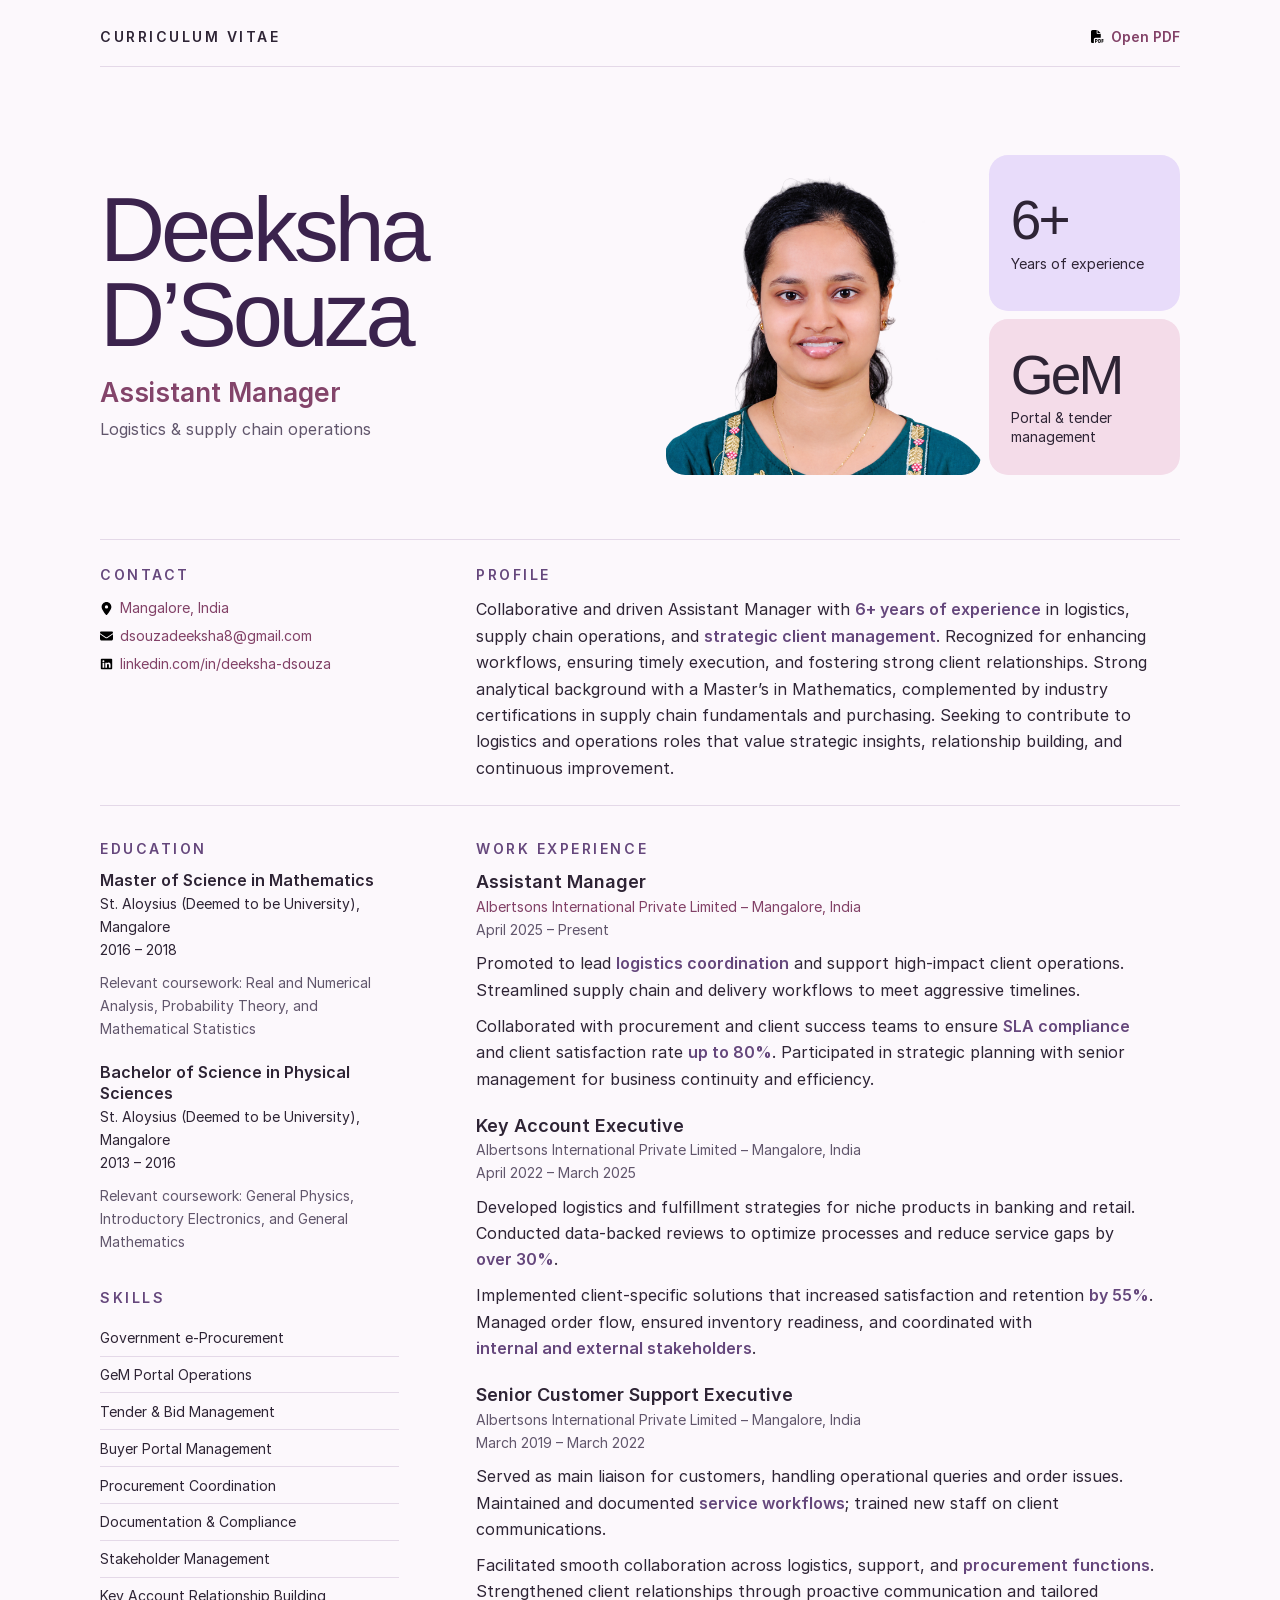
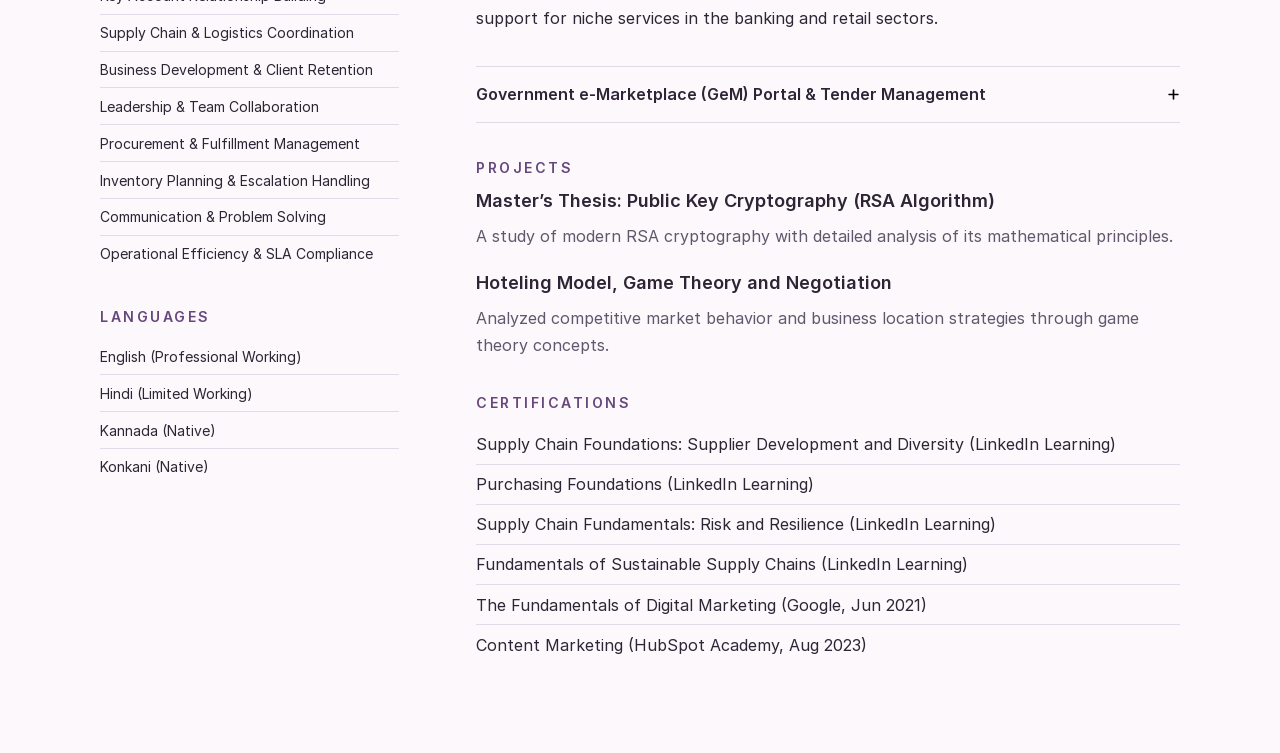
<file: index.html>
<!doctype html>
<html lang="en">
<head>
  <meta charset="utf-8">
  <meta name="viewport" content="width=device-width, initial-scale=1">
  <title>Deeksha D’Souza · Curriculum vitae</title>
  <link rel="stylesheet" href="css/cv-web.css">
</head>
<body>
<main class="folio">
  <div class="masthead">
    <span>Curriculum vitae</span>
    <a class="pdf-link" href="assets/cv/deeksha-dsouza-cv.pdf" target="_blank" rel="noopener"><img class="icon" src="assets/cv/fontawesome/file-pdf.svg" alt="">Open PDF</a>
  </div>

  <header class="hero">
    <div class="identity">
      <h1>Deeksha<br>D’Souza</h1>
      <p class="role">Assistant Manager</p>
      <p class="specialty">Logistics &amp; supply chain operations</p>
    </div>
    <div class="visual">
      <div class="portrait">
        <img src="assets/cv/portrait-cutout.png" width="1105" height="1423" alt="Deeksha D’Souza">
      </div>
      <div class="tile tile-experience">
        <span class="tile-value">6+</span>
        <span>Years of experience</span>
      </div>
      <div class="tile tile-procurement">
        <span class="tile-value">GeM</span>
        <span>Portal &amp; tender management</span>
      </div>
    </div>
  </header>

  <div class="overview">
    <section>
        <h2>Contact</h2>
        <ul class="contact" role="list">
          <li><a href="https://maps.google.com/?q=Mangalore%2C%20India"><img class="icon" src="assets/cv/fontawesome/location-dot.svg" alt="">Mangalore, India</a></li>
          <li><a href="mailto:dsouzadeeksha8@gmail.com"><img class="icon" src="assets/cv/fontawesome/envelope.svg" alt="">dsouzadeeksha8@gmail.com</a></li>
          <li><a href="https://www.linkedin.com/in/deeksha-dsouza"><img class="icon" src="assets/cv/fontawesome/linkedin.svg" alt="">linkedin.com/in/deeksha-dsouza</a></li>
        </ul>
      </section>
    <section aria-labelledby="profile">
      <h2 id="profile">Profile</h2>
      <p class="profile">Collaborative and driven Assistant Manager with <span class="lift-text">6+ years of experience</span> in logistics, supply chain operations, and <span class="lift-text">strategic client management</span>. Recognized for enhancing workflows, ensuring timely execution, and fostering strong client relationships. Strong analytical background with a Master’s in Mathematics, complemented by industry certifications in supply chain fundamentals and purchasing. Seeking to contribute to logistics and operations roles that value strategic insights, relationship building, and continuous improvement.</p>
    </section>
  </div>

  <div class="cv-body">
    <div class="history">
      <section class="experience">
      <h2>Work Experience</h2>
      <article>
        <h3>Assistant Manager</h3>
        <p class="company"><a href="https://www.albertsons.co.in/">Albertsons International Private Limited – Mangalore, India</a></p>
        <p class="dates">April 2025 – Present</p>
        <p class="role-copy">Promoted to lead <span class="lift-text">logistics coordination</span> and support high-impact client operations. Streamlined supply chain and delivery workflows to meet aggressive timelines.</p>
        <p class="role-copy">Collaborated with procurement and client success teams to ensure <span class="lift-text">SLA compliance</span> and client satisfaction rate <span class="lift-text">up to 80%</span>. Participated in strategic planning with senior management for business continuity and efficiency.</p>
      </article>
      <article>
        <h3>Key Account Executive</h3>
        <p class="company">Albertsons International Private Limited – Mangalore, India</p>
        <p class="dates">April 2022 – March 2025</p>
        <p class="role-copy">Developed logistics and fulfillment strategies for niche products in banking and retail. Conducted data-backed reviews to optimize processes and reduce service gaps by <span class="lift-text">over 30%</span>.</p>
        <p class="role-copy">Implemented client-specific solutions that increased satisfaction and retention <span class="lift-text">by 55%</span>. Managed order flow, ensured inventory readiness, and coordinated with <span class="lift-text">internal and external stakeholders</span>.</p>
      </article>
      <article>
        <h3>Senior Customer Support Executive</h3>
        <p class="company">Albertsons International Private Limited – Mangalore, India</p>
        <p class="dates">March 2019 – March 2022</p>
        <p class="role-copy">Served as main liaison for customers, handling operational queries and order issues. Maintained and documented <span class="lift-text">service workflows</span>; trained new staff on client communications.</p>
        <p class="role-copy">Facilitated smooth collaboration across logistics, support, and <span class="lift-text">procurement functions</span>. Strengthened client relationships through proactive communication and tailored support for niche services in the banking and retail sectors.</p>
      </article>
    </section>
      <section aria-label="Tender management">
        <details>
          <summary>Government e-Marketplace (GeM) Portal &amp; Tender Management<img class="disclosure-icon when-closed" src="assets/cv/fontawesome/plus.svg" alt=""><img class="disclosure-icon when-open" src="assets/cv/fontawesome/minus.svg" alt=""></summary>
          <ul class="entries" role="list">
          <li>Manage government tenders through the <span class="lift-text">Government e-Marketplace (GeM)</span> portal.</li>
          <li>Identify relevant government tender opportunities and participate in <span class="lift-text">online bidding</span>.</li>
          <li>Set up and manage <span class="lift-text">buyer portal search filters</span> to find relevant procurement requirements.</li>
          <li>Coordinate <span class="lift-text">tender documentation</span>, prepare bids, and submit them by the deadline.</li>
          <li>Track <span class="lift-text">tender status</span> and coordinate follow-up with stakeholders.</li>
        </ul>
        </details>
      </section>
      <section>
        <h2>Projects</h2>
        <article>
          <h3>Master’s Thesis: Public Key Cryptography (RSA Algorithm)</h3>
          <p class="entry-note">A study of modern RSA cryptography with detailed analysis of its mathematical principles.</p>
        </article>
        <article>
          <h3>Hoteling Model, Game Theory and Negotiation</h3>
          <p class="entry-note">Analyzed competitive market behavior and business location strategies through game theory concepts.</p>
        </article>
      </section>
      <section>
        <h2>Certifications</h2>
        <ul class="entries" role="list">
          <li>Supply Chain Foundations: Supplier Development and Diversity (LinkedIn Learning)</li>
          <li>Purchasing Foundations (LinkedIn Learning)</li>
          <li>Supply Chain Fundamentals: Risk and Resilience (LinkedIn Learning)</li>
          <li>Fundamentals of Sustainable Supply Chains (LinkedIn Learning)</li>
          <li>The Fundamentals of Digital Marketing (Google, Jun 2021)</li>
          <li>Content Marketing (HubSpot Academy, Aug 2023)</li>
        </ul>
      </section>
    </div>
    <aside class="credentials" aria-label="Qualifications">
      <section>
        <h2>Education</h2>
        <article class="degree">
          <h3>Master of Science in Mathematics</h3>
          <p>St. Aloysius (Deemed to be University), Mangalore</p>
          <p>2016 – 2018</p>
          <p class="entry-note">Relevant coursework: Real and Numerical Analysis, Probability Theory, and Mathematical Statistics</p>
        </article>
        <article class="degree">
          <h3>Bachelor of Science in Physical Sciences</h3>
          <p>St. Aloysius (Deemed to be University), Mangalore</p>
          <p>2013 – 2016</p>
          <p class="entry-note">Relevant coursework: General Physics, Introductory Electronics, and General Mathematics</p>
        </article>
      </section>
      <section>
        <h2>Skills</h2>
        <ul class="entries" role="list">
          <li>Government e-Procurement</li>
          <li>GeM Portal Operations</li>
          <li>Tender &amp; Bid Management</li>
          <li>Buyer Portal Management</li>
          <li>Procurement Coordination</li>
          <li>Documentation &amp; Compliance</li>
          <li>Stakeholder Management</li>
          <li>Key Account Relationship Building</li>
          <li>Supply Chain &amp; Logistics Coordination</li>
          <li>Business Development &amp; Client Retention</li>
          <li>Leadership &amp; Team Collaboration</li>
          <li>Procurement &amp; Fulfillment Management</li>
          <li>Inventory Planning &amp; Escalation Handling</li>
          <li>Communication &amp; Problem Solving</li>
          <li>Operational Efficiency &amp; SLA Compliance</li>
        </ul>
      </section>
      <section class="languages">
        <h2>Languages</h2>
        <ul class="entries" role="list">
          <li>English (Professional Working)</li>
          <li>Hindi (Limited Working)</li>
          <li>Kannada (Native)</li>
          <li>Konkani (Native)</li>
        </ul>
      </section>
    </aside>
  </div>
</main>
</body>
</html>
</file>
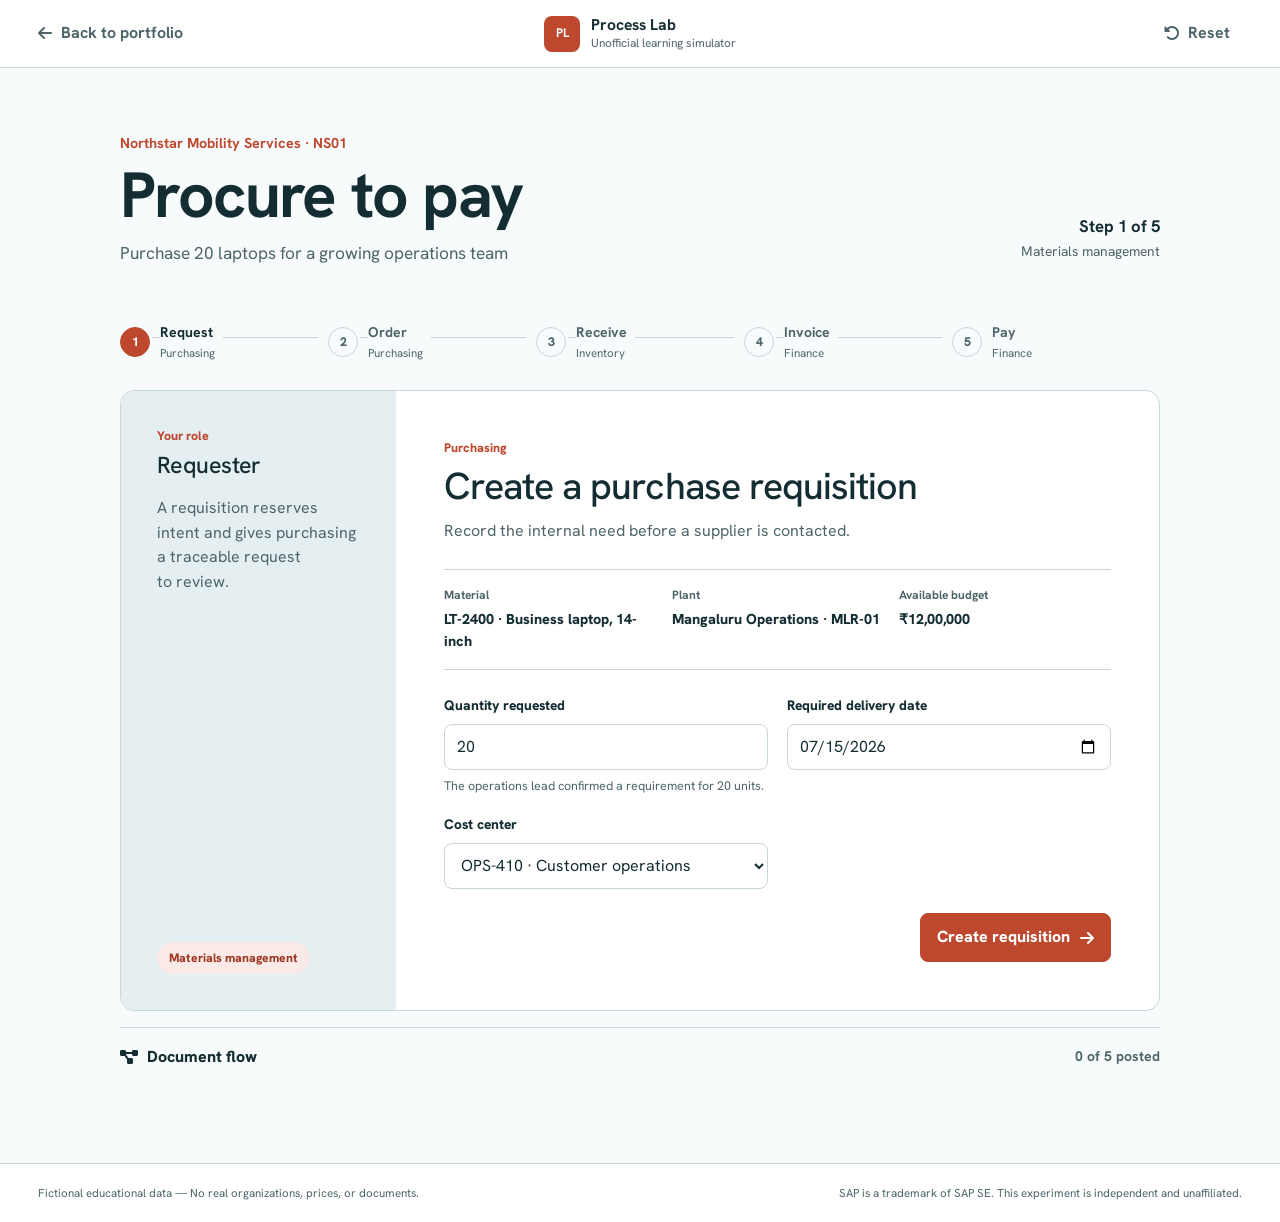
<file: experiments/sap-simulator/index.html>
<!DOCTYPE html>
<html lang="en">
<head>
    <meta charset="UTF-8">
    <meta name="viewport" content="width=device-width, initial-scale=1.0">
    <meta name="description" content="An unofficial, guided simulator for learning how an SAP-style procure-to-pay process connects purchasing, inventory, and finance.">
    <title>Process Lab — SAP Basics Simulator</title>
    <link rel="preconnect" href="https://fonts.googleapis.com">
    <link rel="preconnect" href="https://fonts.gstatic.com" crossorigin>
    <link href="https://fonts.googleapis.com/css2?family=Hanken+Grotesk:wght@400;500;600;700&display=swap" rel="stylesheet">
    <link href="https://cdn.jsdelivr.net/npm/bootstrap@5.3.3/dist/css/bootstrap.min.css" rel="stylesheet">
    <link href="https://cdnjs.cloudflare.com/ajax/libs/font-awesome/6.5.2/css/all.min.css" rel="stylesheet">
    <link rel="stylesheet" href="css/styles.css">
    <script src="js/theme-tokens.js"></script>
</head>
<body>
    <noscript>
        <p class="noscript-message">This learning simulator needs JavaScript to run.</p>
    </noscript>

    <div id="app" class="app-root"></div>

    <script type="module" src="app/main.mjs"></script>
</body>
</html>
</file>
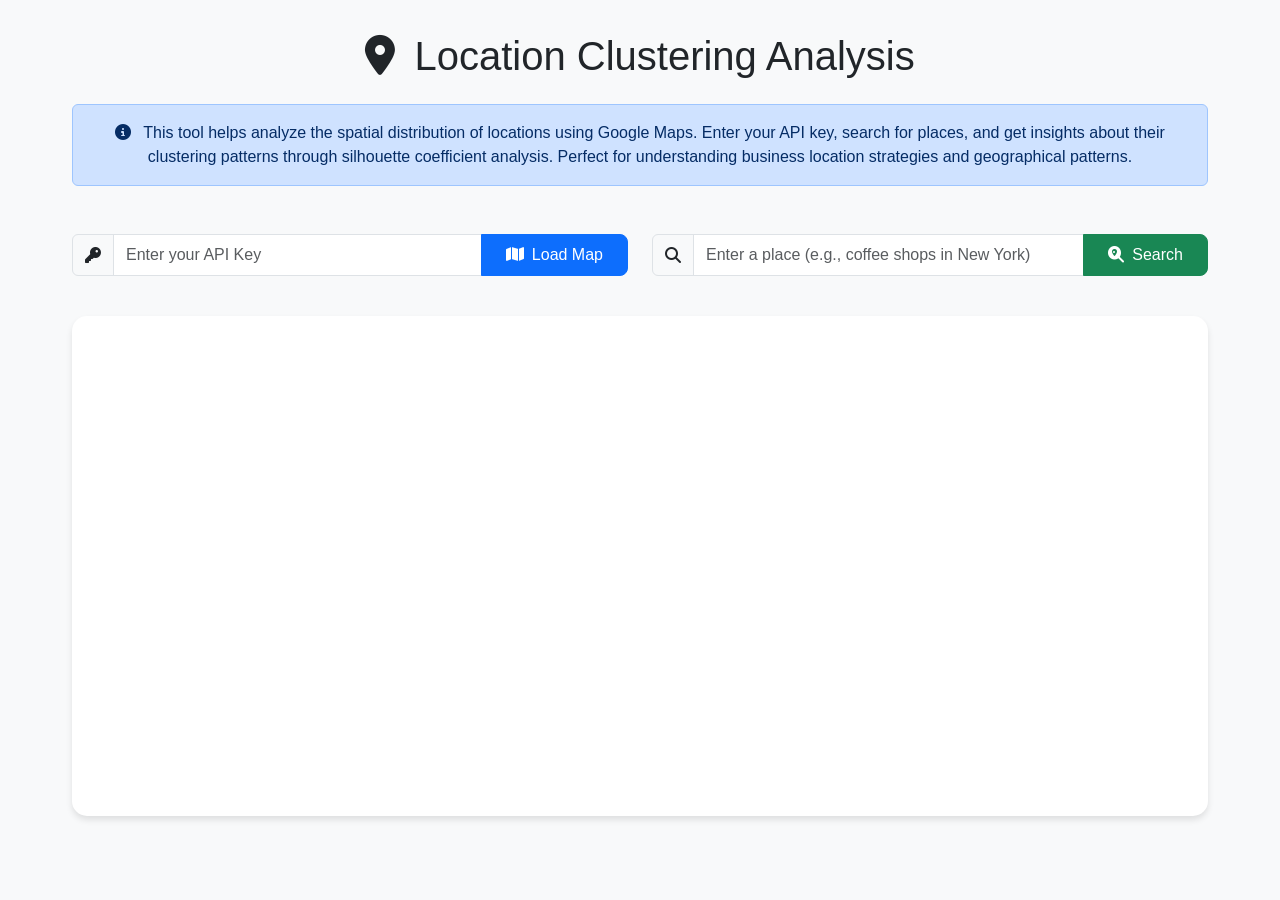
<file: experiments/hotellingmodel_googlemaps.html>
<!DOCTYPE html>
<html>
<head>
    <title>Location Clustering Analysis</title>
    <meta name="viewport" content="width=device-width, initial-scale=1.0">
    <link href="https://cdn.jsdelivr.net/npm/bootstrap@5.3.0/dist/css/bootstrap.min.css" rel="stylesheet">
    <link rel="stylesheet" href="https://cdnjs.cloudflare.com/ajax/libs/font-awesome/6.4.0/css/all.min.css">
    <script src="https://cdn.plot.ly/plotly-latest.min.js"></script>
    <style>
        body {
            font-family: 'Segoe UI', Tahoma, Geneva, Verdana, sans-serif;
            background-color: #f8f9fa;
            color: #212529;
        }
        .container {
            max-width: 1200px;
            margin: 0 auto;
            padding: 2rem;
        }
        .card {
            border: none;
            border-radius: 15px;
            box-shadow: 0 4px 6px rgba(0, 0, 0, 0.1);
            margin-bottom: 2rem;
        }
        .form-control {
            border-radius: 8px;
            border: 1px solid #dee2e6;
        }
        .btn {
            border-radius: 8px;
            padding: 0.5rem 1.5rem;
        }
        #map {
            height: 500px;
            width: 100%;
            border-radius: 15px;
        }
        #results {
            list-style: none;
            padding: 0;
        }
        #results li {
            padding: 1rem;
            margin: 0.5rem 0;
            background: white;
            border-radius: 8px;
            box-shadow: 0 2px 4px rgba(0, 0, 0, 0.05);
        }
        .analysis-section {
            display: none;
        }
        #plotDiv {
            height: 400px;
            width: 100%;
        }
    </style>
</head>
<body>
    <div class="container">
        <div class="row mb-4">
            <div class="col-12">
                <h1 class="text-center mb-4">
                    <i class="fas fa-map-marker-alt me-2"></i>
                    Location Clustering Analysis
                </h1>
                <div class="alert alert-primary text-center mb-4">
                    <i class="fas fa-info-circle me-2"></i>
                    This tool helps analyze the spatial distribution of locations using Google Maps. Enter your API key, search for places, and get insights about their clustering patterns through silhouette coefficient analysis. Perfect for understanding business location strategies and geographical patterns.
                </div>
            </div>
        </div>

        <div class="row mb-4">
            <div class="col-md-6 mb-3">
                <div class="input-group">
                    <span class="input-group-text">
                        <i class="fas fa-key"></i>
                    </span>
                    <input type="text" class="form-control" id="apiKey" placeholder="Enter your API Key">
                    <button class="btn btn-primary" onclick="loadMapScript()">
                        <i class="fas fa-map me-2"></i>Load Map
                    </button>
                </div>
            </div>
            <div class="col-md-6 mb-3">
                <div class="input-group">
                    <span class="input-group-text">
                        <i class="fas fa-search"></i>
                    </span>
                    <input type="text" class="form-control" id="query" placeholder="Enter a place (e.g., coffee shops in New York)">
                    <button class="btn btn-success" onclick="findPlaces()">
                        <i class="fas fa-search-location me-2"></i>Search
                    </button>
                </div>
            </div>
        </div>

        <div class="row">
            <div class="col-12">
                <div class="card">
                    <div class="card-body p-0">
                        <div id="map"></div>
                    </div>
                </div>
            </div>
        </div>

        <div class="row analysis-section">
            <div class="col-12">
                <div class="card">
                    <div class="card-body">
                        <h5 class="card-title mb-3">
                            <i class="fas fa-chart-bar me-2"></i>Analysis Results
                        </h5>
                        <div id="silhouetteResult" class="alert alert-info mb-4"></div>
                        <div id="plotDiv" class="mb-4"></div>
                        <ul id="results" class="mb-0"></ul>
                    </div>
                </div>
            </div>
        </div>
    </div>

    <script src="https://cdn.jsdelivr.net/npm/bootstrap@5.3.0/dist/js/bootstrap.bundle.min.js"></script>
    <script>
        function displaySilhouetteResult() {
            const resultsList = document.getElementById('results');
            const numCoordinates = allCoordinates.length;
            let silhouetteCoefficientText = 'Not enough points to calculate silhouette coefficient.';
            if (numCoordinates >= 2) {
                let totalCoefficient = 0;
                for (let i = 0; i < allCoordinates.length; i++) {
                    let a = 0;
                    let b = Infinity;
                    for (let j = 0; j < allCoordinates.length; j++) {
                        if (i !== j) {
                            const distance = Math.sqrt(
                                Math.pow(allCoordinates[i][0] - allCoordinates[j][0], 2) +
                                Math.pow(allCoordinates[i][1] - allCoordinates[j][1], 2)
                            );
                            if (distance < b) {
                                b = distance;
                            }
                            a += distance;
                        }
                    }
                    a /= (allCoordinates.length - 1);
                    totalCoefficient += (b - a) / Math.max(a, b);
                }
                const silhouetteCoefficient = totalCoefficient / allCoordinates.length;
                silhouetteCoefficientText = `Silhouette Coefficient: ${silhouetteCoefficient.toFixed(4)}`;
            }
            const resultDiv = document.getElementById('silhouetteResult');
            resultDiv.innerHTML = `<i class="fas fa-info-circle me-2"></i>${silhouetteCoefficientText} - Number of Coordinates: ${numCoordinates}`;
            
            // Create scatter plot
            if (numCoordinates >= 2) {
                const trace = {
                    x: allCoordinates.map(coord => coord[1]),  // longitude
                    y: allCoordinates.map(coord => coord[0]),  // latitude
                    mode: 'markers',
                    type: 'scatter',
                    marker: {
                        size: 10,
                        color: 'rgb(55, 128, 191)',
                        opacity: 0.7
                    }
                };

                const layout = {
                    title: 'Location Distribution',
                    xaxis: {
                        title: 'Longitude'
                    },
                    yaxis: {
                        title: 'Latitude'
                    }
                };

                Plotly.newPlot('plotDiv', [trace], layout);
            }
        }
        function loadMapScript() {
            const apiKey = document.getElementById('apiKey').value;
            const script = document.createElement('script');
            script.src = `https://maps.googleapis.com/maps/api/js?key=${apiKey}&libraries=places&callback=initMap`;
            script.async = true;
            document.head.appendChild(script);
            
            // Show analysis section after map is loaded
            document.querySelector('.analysis-section').style.display = 'block';
        }
        function calculateSilhouetteCoefficient(coordinates) {
            if (coordinates.length < 2) {
                console.log('Not enough points to calculate silhouette coefficients.');
                return;
            }
            let totalCoefficient = 0;
            for (let i = 0; i < coordinates.length; i++) {
                let a = 0;
                let b = Infinity;
                for (let j = 0; j < coordinates.length; j++) {
                    if (i !== j) {
                        const distance = Math.sqrt(
                            Math.pow(coordinates[i][0] - coordinates[j][0], 2) +
                            Math.pow(coordinates[i][1] - coordinates[j][1], 2)
                        );
                        if (distance < b) {
                            b = distance;
                        }
                        a += distance;
                    }
                }
                a /= (coordinates.length - 1);
                totalCoefficient += (b - a) / Math.max(a, b);
            }
            const silhouetteCoefficient = totalCoefficient / coordinates.length;
            console.log('Silhouette Coefficient:', silhouetteCoefficient);
        }
        let map;
        let markers = [];
        let bounds;
        let allCoordinates = [];
        function clearMarkers() {
            markers.forEach(marker => marker.setMap(null));
            markers = [];
        }
        function resetCoordinates() {
            allCoordinates = [];
        }

        window.initMap = function() {
            clearMarkers();
            map = new google.maps.Map(document.getElementById('map'), {
                center: { lat: 37.7749, lng: -122.4194 },
                zoom: 8,
                styles: [
                    {
                        featureType: "all",
                        elementType: "geometry.fill",
                        stylers: [{ weight: 2 }]
                    }
                ]
            });

            bounds = new google.maps.LatLngBounds();

            map.addListener('bounds_changed', function() {
                bounds = map.getBounds();
            });
        }
        function findPlaces() {
            clearMarkers();
            resetCoordinates();
            const query = document.getElementById('query').value;
            const geocoder = new google.maps.Geocoder();
            if (query) {
                geocoder.geocode({ address: query }, function(results, status) {
                    if (status === google.maps.GeocoderStatus.OK) {
                        map.setCenter(results[0].geometry.location);
                        map.setZoom(12);
                    } else {
                        console.error('Geocoding failed:', status);
                    }
                });
            }
            const service = new google.maps.places.PlacesService(document.createElement('div'));
            const request = {
                bounds: bounds,
                query: query,
                fields: ['name', 'formatted_address', 'geometry', 'rating', 'geometry.location']
            };

            service.textSearch(request, function processResults(results, status, pagination) {
                if (status === google.maps.places.PlacesServiceStatus.OK) {
                    results = results || [];
                    const filteredResults = results.filter(place => bounds.contains(place.geometry.location));
                    displayResults(filteredResults);
                    if (pagination && pagination.hasNextPage) {
                        pagination.nextPage();
                    } else {
                        calculateSilhouetteCoefficient(allCoordinates);
                        displaySilhouetteResult();
                    }
                } else {
                    console.error('Places search failed:', status);
                }
            });
        }

        function displayResults(places) {
            const resultsList = document.getElementById('results');
            resultsList.innerHTML = '';

            places.forEach(place => {
                if (bounds.contains(place.geometry.location)) {
                    const li = document.createElement('li');
                    li.innerHTML = `
                        <i class="fas fa-store me-2"></i>
                        <strong>${place.name}</strong> - ${place.formatted_address}
                        <br>
                        <small class="text-muted">
                            <i class="fas fa-star me-1 text-warning"></i>${place.rating || 'N/A'}
                            <i class="fas fa-map-pin ms-3 me-1"></i>${place.geometry.location.lat().toFixed(6)}, ${place.geometry.location.lng().toFixed(6)}
                        </small>
                    `;
                    resultsList.appendChild(li);
                    allCoordinates.push([place.geometry.location.lat(), place.geometry.location.lng()]);
                    const marker = new google.maps.Marker({
                        position: place.geometry.location,
                        map: map,
                        title: place.name
                    });
                    markers.push(marker);
                }
            });
        }
    </script>
</body>
</html>
</file>
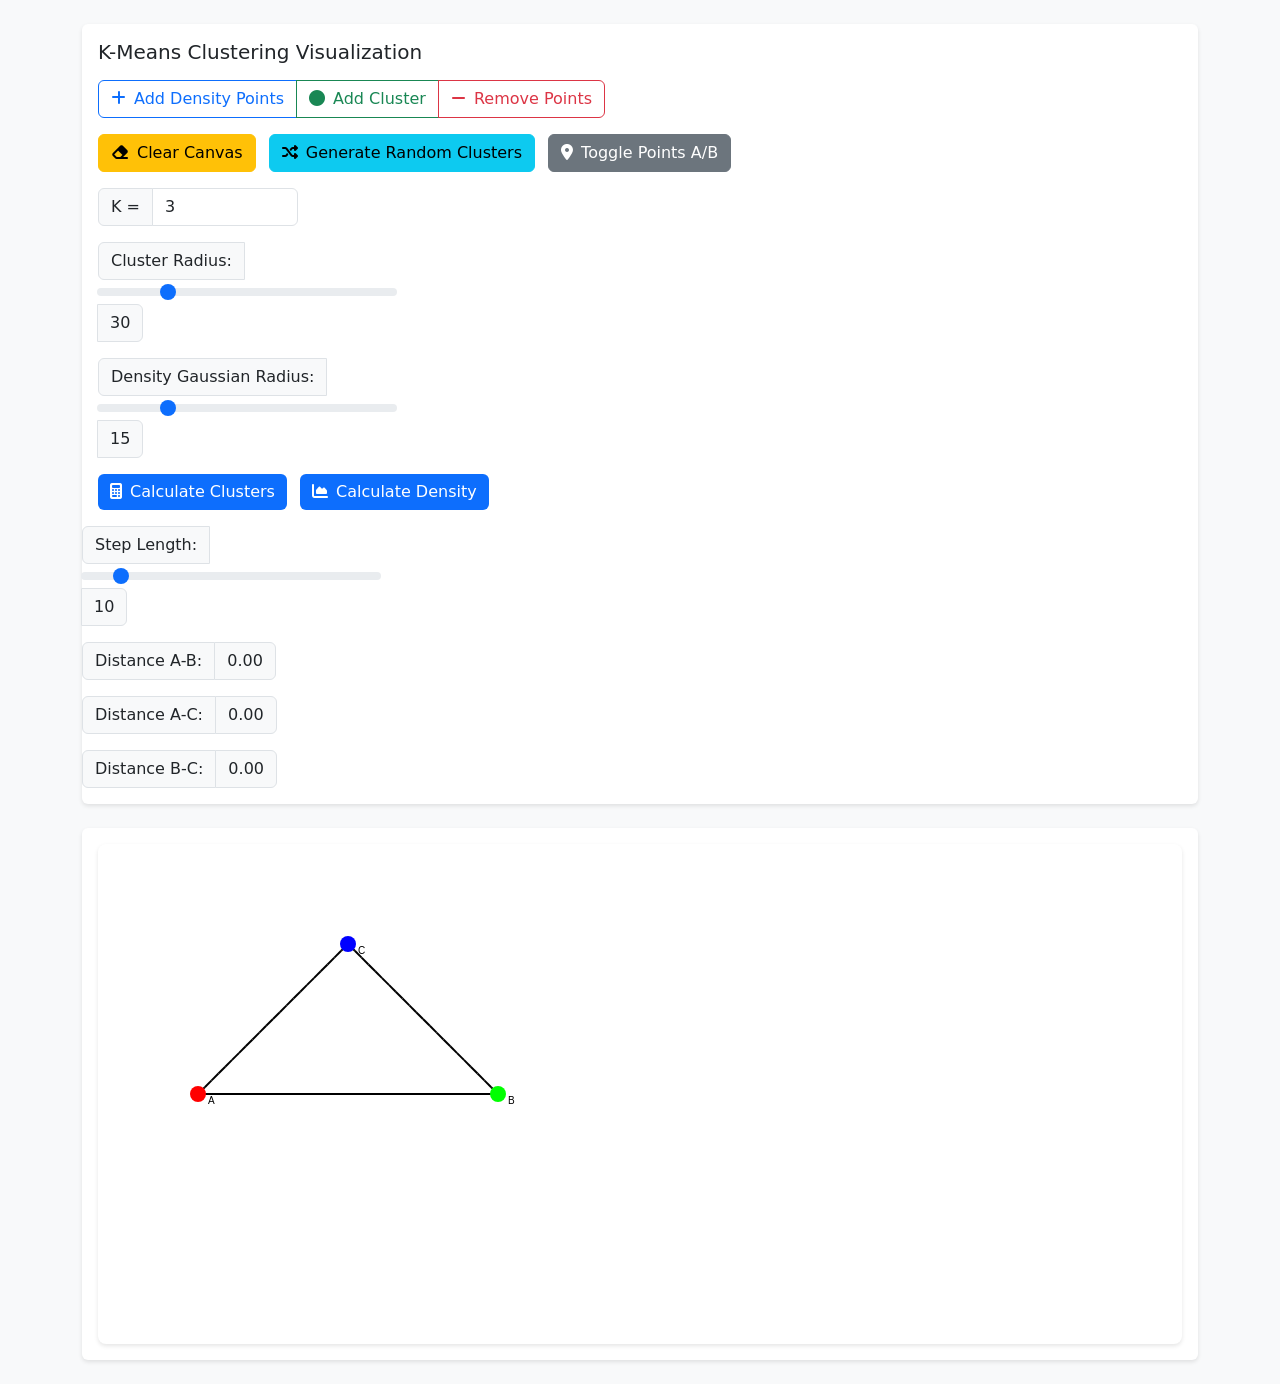
<file: lab/hotelling-model/k-means-modified-distance.html>
<!DOCTYPE html>
<html lang="en">
<head>
    <meta charset="UTF-8">
    <meta name="viewport" content="width=device-width, initial-scale=1.0">
    <title>K-Means Clustering Visualization</title>
    <link href="https://cdn.jsdelivr.net/npm/bootstrap@5.2.3/dist/css/bootstrap.min.css" rel="stylesheet">
    <link href="https://cdnjs.cloudflare.com/ajax/libs/font-awesome/6.2.0/css/all.min.css" rel="stylesheet">
    <style>
        body {
            background-color: #f8f9fa;
        }
        #canvas-container {
            position: relative;
            width: 100%;
            height: 500px;
            background: white;
            border-radius: 8px;
            box-shadow: 0 2px 4px rgba(0,0,0,0.1);
            cursor: crosshair;
        }
        canvas {
            position: absolute;
            top: 0;
            left: 0;
        }
        .card {
            border: none;
            box-shadow: 0 2px 4px rgba(0,0,0,0.1);
        }
        .btn-primary {
            background-color: #0d6efd;
            border: none;
        }
        .btn-primary:hover {
            background-color: #0b5ed7;
        }
        .point {
            position: absolute;
            width: 10px;
            height: 10px;
            border-radius: 50%;
            background-color: #0d6efd;
            transform: translate(-50%, -50%);
            cursor: move;
        }
        .cluster-center {
            position: absolute;
            width: 14px;
            height: 14px;
            border-radius: 50%;
            border: 2px solid #dc3545;
            transform: translate(-50%, -50%);
        }
    </style>
</head>
<body>
    <div class="container py-4">
        <div class="row mb-4">
            <div class="col-12">
                <div class="card">
                    <div class="card-body">
                        <h5 class="card-title mb-3">K-Means Clustering Visualization</h5>
                        <div class="btn-group mb-3" role="group">
                            <button class="btn btn-outline-primary" id="addDensityBtn">
                                <i class="fas fa-plus me-2"></i>Add Density Points
                            </button>
                            <button class="btn btn-outline-success" id="addClusterBtn">
                                <i class="fas fa-circle me-2"></i>Add Cluster
                            </button>
                            <button class="btn btn-outline-danger" id="removePointBtn">
                                <i class="fas fa-minus me-2"></i>Remove Points
                            </button>
                        </div>
                        <div class="mb-3">
                            <button class="btn btn-warning me-2" id="clearCanvasBtn">
                                <i class="fas fa-eraser me-2"></i>Clear Canvas
                            </button>
                            <button class="btn btn-info me-2" id="randomClustersBtn">
                                <i class="fas fa-random me-2"></i>Generate Random Clusters
                            </button>
                            <button class="btn btn-secondary" id="togglePointsBtn">
                                <i class="fas fa-map-marker-alt me-2"></i>Toggle Points A/B
                            </button>
                        </div>
                        <div class="input-group mb-3" style="max-width: 200px;">
                            <span class="input-group-text">K =</span>
                            <input type="number" class="form-control" id="kValue" value="3" min="1" max="10">
                        </div>
                        <div class="input-group mb-3" style="max-width: 300px;">
                            <span class="input-group-text">Cluster Radius:</span>
                            <input type="range" class="form-range" id="clusterRadius" min="10" max="100" value="30">
                            <span class="input-group-text" id="radiusValue">30</span>
                        </div>
                        <div class="input-group mb-3" style="max-width: 300px;">
                            <span class="input-group-text">Density Gaussian Radius:</span>
                            <input type="range" class="form-range" id="densityRadius" min="5" max="50" value="15">
                            <span class="input-group-text" id="densityRadiusValue">15</span>
                        </div>
                        <button class="btn btn-primary me-2" id="calculateBtn">
                            <i class="fas fa-calculator me-2"></i>Calculate Clusters
                        </button>
                        <button class="btn btn-primary" id="calculateDensityBtn">
                            <i class="fas fa-chart-area me-2"></i>Calculate Density
                        </button>
                    </div>
                    <div class="input-group mb-3" style="max-width: 300px;">
                        <span class="input-group-text">Step Length:</span>
                        <input type="range" class="form-range" id="stepLength" min="5" max="50" value="10">
                        <span class="input-group-text" id="stepLengthValue">10</span>

                        
                    </div>
                    <div class="input-group mb-3" style="max-width: 300px;">
                        <span class="input-group-text">Distance A-B:</span>
                        <span class="input-group-text" id="distanceDisplayAB">0.00</span>
                    </div>
                    <div class="input-group mb-3" style="max-width: 300px;">
                        <span class="input-group-text">Distance A-C:</span>
                        <span class="input-group-text" id="distanceDisplayAC">0.00</span>
                    </div>
                    <div class="input-group mb-3" style="max-width: 300px;">
                        <span class="input-group-text">Distance B-C:</span>
                        <span class="input-group-text" id="distanceDisplayBC">0.00</span>
                    </div>
                    
                </div>
            </div>
        </div>
        <div class="row">
            <div class="col-12">
                <div class="card">
                    <div class="card-body">
                        <div id="canvas-container">
                            <canvas id="canvas"></canvas>
                        </div>
                    </div>
                </div>
            </div>
        </div>
    </div>

    <script>
        let densityPoints = [];
        let clusters = [];
        let mode = 'add';
        let isDragging = false;
        let dragPoint = null;
        
        // Points A and B
        let pointA = { x: 100, y: 250 };
        let pointB = { x: 400, y: 250 };
        let pointC = { x: 250, y: 100 };
        let showPoints = true;
        let selectedPoint = null;

        const canvas = document.getElementById('canvas');
        const container = document.getElementById('canvas-container');
        const ctx = canvas.getContext('2d');
        const radiusSlider = document.getElementById('clusterRadius');
        const radiusValue = document.getElementById('radiusValue');
        const densityRadiusSlider = document.getElementById('densityRadius');
        const densityRadiusValue = document.getElementById('densityRadiusValue');

        // Function to calculate Gaussian value at a point
        function gaussian(x, y, centerX, centerY, sigma) {
            const dx = x - centerX;
            const dy = y - centerY;
            return Math.exp(-(dx * dx + dy * dy) / (2 * sigma * sigma));
        }

        // Function to calculate normalized density at a point
        function calculateDensityAtPoint(x, y, sigma) {
            let density = 0;
            densityPoints.forEach(point => {
                density += gaussian(x, y, point.x, point.y, sigma);
            });
            return density;
        }

        let maxDensity = 0;

        // Function to draw density plot
        function drawDensityPlot() {
            const sigma = parseInt(densityRadiusSlider.value);
            const imageData = ctx.createImageData(canvas.width, canvas.height);
            let maxDensity = 0;

            // First pass to find max density for normalization
            for (let x = 0; x < canvas.width; x += 2) {
                for (let y = 0; y < canvas.height; y += 2) {
                    const density = calculateDensityAtPoint(x, y, sigma);
                    maxDensity = Math.max(maxDensity, density);
                }
            }

            // Second pass to draw normalized density
            for (let x = 0; x < canvas.width; x += 2) {
                for (let y = 0; y < canvas.height; y += 2) {
                    const density = calculateDensityAtPoint(x, y, sigma);
                    const normalizedDensity = density / maxDensity;
                    
                    // Set pixel color (blue with opacity based on density)
                    const index = (y * canvas.width + x) * 4;
                    imageData.data[index] = 0;     // RThe distinct is a question that's been kept oh God I hope that's suit Right right right right right right Hey help me out with I hope that so high humans work together I'm going to ask for some mostly so that's a scary part for me High degree of agreeability this is a nightmare some woman that I slept with and screwed over is trying to ruin my life god why is this happening to me it's karma no it's not karma she's stripping in Vegas plus we're good look if you want to figure out who it is why don't you just start by checking your list My list dude do not pretend you're not the kind of guy who keeps a list of all the girls he slept with I have one let's go up my marriage license come on let's see the list ted don't be crass I would never demean the women that I've slept with by putting their names on some tawdry list this is a scrapbook of all of the women I've slept with I made it at the scrapbook barn on 7 ask for Halloween television What do you think though recognize the saboteur I don't know Barney I only saw our face i'm going to these girls know they're being photographed all of them but only about half by a copy on the way on you're never going to figure out which of these is the mystery woman all of these women have a right to hate you Oh come on lighting up I mean any girl who's going to be with a guy like Barney and do this or that or this and that or do this with those in that I mean she should know what she was getting into absolutely and what I do with these women should be between me and them And you guys and Halloween she helped me do the decoupage I don't know Bernie I don't recognize any of these ones I mean some minor celebrities when government official and what appears to be a national fast food chain mascot this is impossible There's too many girls how the hell am I going to narrow this down the top 64 women I've slept with split into four regions this tournament systematically narrowed down which girl has the most cause to hate my guts last girl standing has to be the saboteur absolutely not barney we're not going to make a game out of the women you've tricked into sleeping with you alex we thought he had 12 hours to live has way more cause to ruin his life than the girly fake proposed it's fake proposal girl I mean she hired a wedding planner to live that girl flew them both to Paris The only part of a one way ticket everybody hands 12 hours away damn it oK toss up thought it was Jorge Pasada or you have my dead wifes kidney she bought Yankees season tickets to watch him play kidney how are we even discussing this Fake babies big baby I was there trust me it's fake baby down to this week sixteen and coming out of the Upper West Side we have the number three seed girl who thought I owned Google up against the number seven seed girl who thought I was a scuba instructor You got to go scuba instructor you're kidding me she got the benz yeah she did evil twins of Norway how can it not be Prince of Norway barney you're the tiebreaker I'm going with evil twin but I did sleep with that girl twice as Barney and Larney Okay we're down to the final four what do you think people come on dig deep I can't decide it could be anyone of them I thought the blackboard from my classroom Come on Marshall I'm tired and sad I'll call my mom just tell her I love her okay then this is as far as we get The final four it's got to be Meg Anna Kate or Holly we are going to track these girls down and you're going to tell me which one approached you at the bar you guys stole my black bar OK there's a building when she comes out I'm going to hide and once you figure out if she's the girl from the bar we run like hell that woman like every woman in your final four deserves an apology and I'm not telling you she's the one until I hear you say I'm sorry are you nuts That would involve me speaking to a woman I've already had sex with which frankly is a little bit like changing the oil in a rental car Barney you're doing this lily this girl hates me I hooked up with her in an apartment I was pretending was my own told her I loved her and then ditched her there she got arrested for trespassing bit a cop and spent eight days in jail oh crap there she is if she sees me she's going to kill me here's what we're going to do hey over here What good is your old friend Barney Barney she kills me I want you to go into my apartment grab the metal briefcase under my bed and throw it in the East River what are you doing here look Mag we need to talk it was all my fault I know it was baby I just came on too strong and I forgive you I love you oh my god look she's not the one but you still owe her in the so you remember who this one is right Yes you told her you were Ted and that you were an architect right and if you recall our computer had a webcam and AT 1 line so I know you've already showed me and that still doesn't count as a Christmas present go over there and apologize Other shoes when she's holding hot coffee maybe she'll throw it in your face you're really enjoying this are you i'm making a scrapbook anna I look who it is Mr Bigshot Architect if you're here to ask me to takedown the website forget it What website ted Mosby is a jerk .com you're right I do deserve that that's all I came here to say I don't care who knows about it excuse me excuse me I Ted Mosby am a jerk to women tell your sisters tell your daughters to stay away ed Mosbyisajerk.com and that little website went on to get 400,000 hits thanks Barney thank you which one is the skin she's learning good have you lost weight I went down to the number one seed I knew it was Holly it had to be Holly then I was hoping it wasn't Holly all right you hear that somebody's stealing my truck Maureen Barney that is the worst thing you've ever done that is the worst thing anyone has ever done but in my defense she was kind of annoying she's going to kill her arnie holly mark come over here Arnie this is my fiance mark you're the Barney who ditched her in the woods don't you want an apology an admission of guilt your truck back no whatever happened within the past and Mark is my presence and my future and if you ditching Hollywood's made her stop running around with guys like you Then cheers well then to the last 4th of July weekend I'll spend getting eaten alive by mosquitoes 4th of July we started dating in June we ruined their lives and the worst part of it is that you didn't apologize to any of those women no the worst part is that we still have no idea who my Stalker is well that's because you're going about this all wrong I mean why chase someone who is following you all you need to do is go down to the bar hit on someone and wait until she turns up that's not a bad idea oh I'll pretend to be the girl that you're hitting on I don't know it's a lot riding on a girl who giggles when she lies I do not have you ever fallen asleep while eating ribs well I can do this okay I mean how else are you going to find out who this girl is I'm in okay here's how it's going to work now Lilly she knows what you look like so just hang out with the jukebox and don't draw any attention to yourself and the guys will be in the booth just pretending to have a normal conversation with your talking hard words you're our words why is this so hard laughter and then I'll come in looking hot as all hell wow you are gorgeous Oh God I know that's awful I just and then Barney will make his move hey there how are you doing fine barney I mean fine stranger you really are awful at this get your hand off my life aren't you it's supposed to look like we're about to hook up robin you know I'm curious what do you say to these girls to get them to come home with you Usually I just lean in and whisper this one thing in there get a little turned on right now aren't you Look somebody's watching us make your move to the bathroom i'm gonna go to the bathroom now But when I come back we'll go to my place and have sex blonde girl hangover to robin right now we are go I don't know what to do with your hands what do I normally do with my hands I don't recognize her she's not on the top 64 not even on the bracket wow cinderella story comes out of nowhere to win the whole thing that'll warm your heart I don't even recognize her hey I don't remember you i've spent the last two days trying to remember every girl that I've slept with and all of the horrible things that I have done to them and I have done some horrible things I mean at 1 point I'm pretty sure I sold a woman I didn't speak the language but I shook a guy's hand he gave me the keys to a Mercedes and I left her there I'm the guy who keeps a scrapbook of all of the women I have slept with but I never thought I was the guy who would sleep with a girl and not even remember her so from the bottom of my heart for whatever I did to you I apologize barney oh I'm so proud of you That's not her i'm so sorry what's funny i'm sorry that's my friend Sally from work we just thrown into each other so I apologize for nothing yes but it was a great apology and a perfect way to end my scrapbook i'm going to call this photo Could you stop giving me that finger Eventually Barney did figure out who the mysterious girl was but more on that later Garnier you have a shuttle launch tomorrow and asteroid that's hit it from Manhattan it's not going to destroy itself oh kids the spring of 2008 was a pretty great time for me Still and I had started dating and I just gotten a big razor work so I decided to purchase something I knew would be the envy of all my friends a new car heck this is New York City you're never going to drive it this is a really really stupid purchase and and I'm sorry but none of us can support it Taken fraternity you can't fraternity I just called it you can't just call things Barney I called it I can call things are you OK OK what happened they always told me that that working at a big law firm was like being at war you get out of law school it's like getting out of boot camp that first day of work you're storming
                    imageData.data[index + 1] = 0; // G
                    imageData.data[index + 2] = 255; // B
                    imageData.data[index + 3] = normalizedDensity * 128; // A
                }
            }

            ctx.putImageData(imageData, 0, 0);
        }

        radiusSlider.addEventListener('input', () => {
            radiusValue.textContent = radiusSlider.value;
        });

        densityRadiusSlider.addEventListener('input', () => {
            densityRadiusValue.textContent = densityRadiusSlider.value;
        });

        document.getElementById('calculateDensityBtn').addEventListener('click', () => {
            drawAll();
            drawDensityPlot();
            updateDistance();
        });


        
        // Add new functions for distance calculation
        function normalizedDensity(x, y) {
            const sigma = parseInt(densityRadiusSlider.value);
            const density = calculateDensityAtPoint(x, y, sigma);
            
            if (maxDensity == 0 || maxDensity == null) {
                // Calculate max density if not already set
                maxDensity = 0;
                for (let x = 0; x < canvas.width; x += 2) {
                    for (let y = 0; y < canvas.height; y += 2) {
                        const density = calculateDensityAtPoint(x, y, sigma);
                        maxDensity = Math.max(maxDensity, density);
                    }
                }
            }
            return density / maxDensity;
        }

        function calculateModifiedDistance(start, end) {
            const stepSize = parseInt(document.getElementById('stepLength').value);
            const totalDistance = calculateDistance(start, end);
            const steps = Math.ceil(totalDistance / stepSize);
            const dx = (end.x - start.x) / steps;
            const dy = (end.y - start.y) / steps;
            
            let modifiedDistance = 0;
            
            for (let i = 0; i < steps; i++) {
                const x = start.x + dx * i;
                const y = start.y + dy * i;
                const density = normalizedDensity(x, y);
                const segmentLength = Math.sqrt(dx * dx + dy * dy);
                modifiedDistance += segmentLength * (1 + density);
            }
            
            return modifiedDistance;
        }

        // Add event listeners
        document.getElementById('stepLength').addEventListener('input', (e) => {
            document.getElementById('stepLengthValue').textContent = e.target.value;
        });


        function calculateDistance(point1, point2) {
            return Math.hypot(point2.x - point1.x, point2.y - point1.y);
        }

        function generateGaussianRandom(mean, stdDev) {
            const u1 = 1 - Math.random();
            const u2 = 1 - Math.random();
            const randStdNormal = Math.sqrt(-2.0 * Math.log(u1)) * Math.cos(2.0 * Math.PI * u2);
            return mean + stdDev * randStdNormal;
        }

        // Add new function to update distance display
        function updateDistance() {
            const distanceAB = calculateModifiedDistance(pointA, pointB);
            const distanceAC = calculateModifiedDistance(pointA, pointC);
            const distanceBC = calculateModifiedDistance(pointB, pointC);
            
            document.getElementById('distanceDisplayAB').textContent = distanceAB.toFixed(2);
            document.getElementById('distanceDisplayAC').textContent = distanceAC.toFixed(2);
            document.getElementById('distanceDisplayBC').textContent = distanceBC.toFixed(2);
        }

        function getRandomRadius() {
            return Math.random() * 40 + 20;
        }

        function generateRandomClusters() {
            clearCanvas();
            const numClusters = 3;
            for (let i = 0; i < numClusters; i++) {
                const centerX = Math.random() * canvas.width;
                const centerY = Math.random() * canvas.height;
                const radius = getRandomRadius();
                addGaussianCluster(centerX, centerY, radius);
            }
        }

        function clearCanvas() {
            densityPoints = [];
            clusters = [];
            drawAll();
        }

        function addGaussianCluster(centerX, centerY, radius) {
            const numPoints = 20;
            for (let i = 0; i < numPoints; i++) {
                const x = generateGaussianRandom(centerX, radius/3);
                const y = generateGaussianRandom(centerY, radius/3);
                densityPoints.push({x, y});
            }
            drawAll();
        }

        function resizeCanvas() {
            canvas.width = container.offsetWidth;
            canvas.height = container.offsetHeight;
            drawAll();
        }

        window.addEventListener('resize', resizeCanvas);
        resizeCanvas();

        function addPoint(x, y) {
            densityPoints.push({x, y});
            drawAll();
        }

        function removePoint(x, y) {
            const index = densityPoints.findIndex(p => 
                calculateDistance(p, {x, y}) < 10
            );
            if (index !== -1) {
                densityPoints.splice(index, 1);
                drawAll();
            }
        }

        function drawAll() {
            ctx.clearRect(0, 0, canvas.width, canvas.height);
            
            // Draw density points
            densityPoints.forEach(point => {
                ctx.beginPath();
                ctx.arc(point.x, point.y, 5, 0, Math.PI * 2);
                ctx.fillStyle = '#0d6efd';
                ctx.fill();
            });

            // Draw clusters
            clusters.forEach((cluster, i) => {
                const color = `hsl(${(i * 360) / clusters.length}, 70%, 70%)`;
                
                ctx.beginPath();
                ctx.arc(cluster.center.x, cluster.center.y, 7, 0, Math.PI * 2);
                ctx.strokeStyle = '#dc3545';
                ctx.lineWidth = 2;
                ctx.stroke();

                cluster.points.forEach(point => {
                    ctx.beginPath();
                    ctx.arc(point.x, point.y, 5, 0, Math.PI * 2);
                    ctx.fillStyle = color;
                    ctx.fill();
                });
            });

            // Draw points A and B if enabled
            if (showPoints) {
                drawColoredPath(pointA, pointB, 'AB');
                drawColoredPath(pointA, pointC, 'AC');
                drawColoredPath(pointB, pointC, 'BC');

                // Point A
                ctx.beginPath();
                ctx.arc(pointA.x, pointA.y, 8, 0, Math.PI * 2);
                ctx.fillStyle = '#ff0000';
                ctx.fill();
                ctx.fillStyle = '#000';
                ctx.fillText('A', pointA.x + 10, pointA.y + 10);

                // Point B
                ctx.beginPath();
                ctx.arc(pointB.x, pointB.y, 8, 0, Math.PI * 2);
                ctx.fillStyle = '#00ff00';
                ctx.fill();
                ctx.fillStyle = '#000';
                ctx.fillText('B', pointB.x + 10, pointB.y + 10);

                ctx.beginPath();
                ctx.arc(pointC.x, pointC.y, 8, 0, Math.PI * 2);
                ctx.fillStyle = '#0000ff';
                ctx.fill();
                ctx.fillStyle = '#000';
                ctx.fillText('C', pointC.x + 10, pointC.y + 10);
            }
        }

        function drawColoredPath(start, end, pathName) {
            const stepSize = parseInt(document.getElementById('stepLength').value);
            const totalDistance = calculateDistance(start, end);
            const steps = Math.ceil(totalDistance / stepSize);
            const dx = (end.x - start.x) / steps;
            const dy = (end.y - start.y) / steps;

            for (let i = 0; i < steps; i++) {
                const x1 = start.x + dx * i;
                const y1 = start.y + dy * i;
                const x2 = start.x + dx * (i + 1);
                const y2 = start.y + dy * (i + 1);
                
                // Get density at midpoint of segment
                const density = normalizedDensity((x1 + x2) / 2, (y1 + y2) / 2);
                
                // Color based on density (red for high density, blue for low)
                ctx.beginPath();
                ctx.moveTo(x1, y1);
                ctx.lineTo(x2, y2);
                ctx.strokeStyle = `rgb(${density * 255}, 0, ${255 - density * 255})`;
                ctx.lineWidth = 2;
                ctx.stroke();
            }
        }

        function calculateCentroid(points) {
            if (points.length === 0) return null;
            const centroid = points.reduce(
                (acc, p) => ({
                    x: acc.x + p.x,
                    y: acc.y + p.y
                }),
                {x: 0, y: 0}
            );
            centroid.x /= points.length;
            centroid.y /= points.length;
            return centroid;
        }

        function kMeans(k) {
            if (densityPoints.length < k) return;

            clusters = Array(k).fill().map(() => {
                const randomPoint = densityPoints[Math.floor(Math.random() * densityPoints.length)];
                return {
                    center: {...randomPoint},
                    points: []
                };
            });

            let changed = true;
            const maxIterations = 100;
            let iteration = 0;

            while (changed && iteration < maxIterations) {
                changed = false;
                iteration++;

                clusters.forEach(cluster => cluster.points = []);

                densityPoints.forEach(point => {
                    let minDist = Infinity;
                    let nearestCluster = null;

                    clusters.forEach(cluster => {
                        const dist = calculateDistance(cluster.center, point);
                        if (dist < minDist) {
                            minDist = dist;
                            nearestCluster = cluster;
                        }
                    });

                    nearestCluster.points.push(point);
                });

                clusters.forEach(cluster => {
                    if (cluster.points.length === 0) return;

                    const newCenter = calculateCentroid(cluster.points);
                    if (calculateDistance(newCenter, cluster.center) > 1) {
                        changed = true;
                    }
                    cluster.center = newCenter;
                });
            }

            drawAll();
        }

        container.addEventListener('mousedown', (e) => {
            const rect = canvas.getBoundingClientRect();
            const x = e.clientX - rect.left;
            const y = e.clientY - rect.top;

            if (showPoints) {
                if (calculateDistance(pointA, {x, y}) < 10) {
                    selectedPoint = pointA;
                    return;
                }
                if (calculateDistance(pointB, {x, y}) < 10) {
                    selectedPoint = pointB;
                    return;
                }
                if (calculateDistance(pointC, {x, y}) < 10) {
                    selectedPoint = pointC;
                    return;
                }
            }

            if (mode === 'add') {
                addPoint(x, y);
            } else if (mode === 'remove') {
                removePoint(x, y);
            } else if (mode === 'cluster') {
                addGaussianCluster(x, y, parseInt(radiusSlider.value));
            }

            const clickedPoint = densityPoints.find(p => 
                calculateDistance(p, {x, y}) < 10
            );
            if (clickedPoint) {
                isDragging = true;
                dragPoint = clickedPoint;
            }
        });

        container.addEventListener('mousemove', (e) => {
            const rect = canvas.getBoundingClientRect();
            const x = e.clientX - rect.left;
            const y = e.clientY - rect.top;

            if (selectedPoint) {
                selectedPoint.x = x;
                selectedPoint.y = y;
                drawAll();
                updateDistance();
            } else if (isDragging && dragPoint) {
                dragPoint.x = x;
                dragPoint.y = y;
                drawAll();
            }
        });

        container.addEventListener('mouseup', () => {
            isDragging = false;
            dragPoint = null;
            selectedPoint = null;
        });

        document.getElementById('addDensityBtn').addEventListener('click', () => {
            mode = 'add';
            document.getElementById('addDensityBtn').classList.add('active');
            document.getElementById('addClusterBtn').classList.remove('active');
            document.getElementById('removePointBtn').classList.remove('active');
        });

        document.getElementById('addClusterBtn').addEventListener('click', () => {
            mode = 'cluster';
            document.getElementById('addClusterBtn').classList.add('active');
            document.getElementById('addDensityBtn').classList.remove('active');
            document.getElementById('removePointBtn').classList.remove('active');
        });

        document.getElementById('removePointBtn').addEventListener('click', () => {
            mode = 'remove';
            document.getElementById('removePointBtn').classList.add('active');
            document.getElementById('addDensityBtn').classList.remove('active');
            document.getElementById('addClusterBtn').classList.remove('active');
        });

        document.getElementById('togglePointsBtn').addEventListener('click', () => {
            showPoints = !showPoints;
            drawAll();
            updateDistance();
        });

        document.getElementById('clearCanvasBtn').addEventListener('click', clearCanvas);
        
        document.getElementById('randomClustersBtn').addEventListener('click', generateRandomClusters);

        document.getElementById('calculateBtn').addEventListener('click', () => {
            const k = parseInt(document.getElementById('kValue').value);
            kMeans(k);
        });
    </script>

    <script src="https://cdn.jsdelivr.net/npm/bootstrap@5.2.3/dist/js/bootstrap.bundle.min.js"></script>
</body>
</html>
</file>
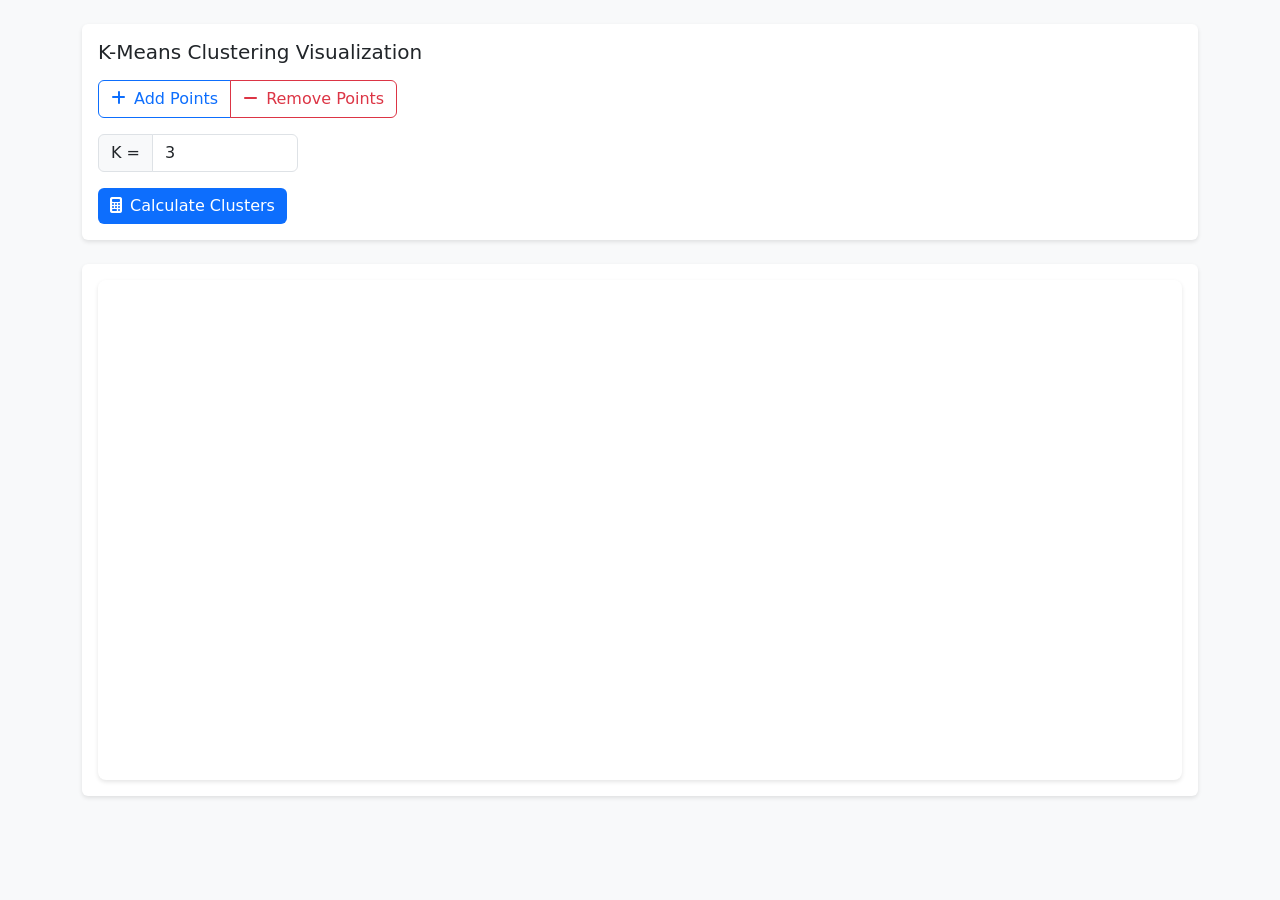
<file: lab/hotelling-model/k-means.html>
<!DOCTYPE html>
<html lang="en">
<head>
    <meta charset="UTF-8">
    <meta name="viewport" content="width=device-width, initial-scale=1.0">
    <title>K-Means Clustering Visualization</title>
    <link href="https://cdn.jsdelivr.net/npm/bootstrap@5.2.3/dist/css/bootstrap.min.css" rel="stylesheet">
    <link href="https://cdnjs.cloudflare.com/ajax/libs/font-awesome/6.2.0/css/all.min.css" rel="stylesheet">
    <style>
        body {
            background-color: #f8f9fa;
        }
        #canvas-container {
            position: relative;
            width: 100%;
            height: 500px;
            background: white;
            border-radius: 8px;
            box-shadow: 0 2px 4px rgba(0,0,0,0.1);
            cursor: crosshair;
        }
        canvas {
            position: absolute;
            top: 0;
            left: 0;
        }
        .card {
            border: none;
            box-shadow: 0 2px 4px rgba(0,0,0,0.1);
        }
        .btn-primary {
            background-color: #0d6efd;
            border: none;
        }
        .btn-primary:hover {
            background-color: #0b5ed7;
        }
        .point {
            position: absolute;
            width: 10px;
            height: 10px;
            border-radius: 50%;
            background-color: #0d6efd;
            transform: translate(-50%, -50%);
            cursor: move;
        }
        .cluster-center {
            position: absolute;
            width: 14px;
            height: 14px;
            border-radius: 50%;
            border: 2px solid #dc3545;
            transform: translate(-50%, -50%);
        }
    </style>
</head>
<body>
    <div class="container py-4">
        <div class="row mb-4">
            <div class="col-12">
                <div class="card">
                    <div class="card-body">
                        <h5 class="card-title mb-3">K-Means Clustering Visualization</h5>
                        <div class="btn-group mb-3" role="group">
                            <button class="btn btn-outline-primary" id="addPointBtn">
                                <i class="fas fa-plus me-2"></i>Add Points
                            </button>
                            <button class="btn btn-outline-danger" id="removePointBtn">
                                <i class="fas fa-minus me-2"></i>Remove Points
                            </button>
                        </div>
                        <div class="input-group mb-3" style="max-width: 200px;">
                            <span class="input-group-text">K =</span>
                            <input type="number" class="form-control" id="kValue" value="3" min="1" max="10">
                        </div>
                        <button class="btn btn-primary" id="calculateBtn">
                            <i class="fas fa-calculator me-2"></i>Calculate Clusters
                        </button>
                    </div>
                </div>
            </div>
        </div>
        <div class="row">
            <div class="col-12">
                <div class="card">
                    <div class="card-body">
                        <div id="canvas-container">
                            <canvas id="canvas"></canvas>
                        </div>
                    </div>
                </div>
            </div>
        </div>
    </div>

    <script>
        let points = [];
        let clusters = [];
        let mode = 'add';
        let isDragging = false;
        let dragPoint = null;

        const canvas = document.getElementById('canvas');
        const container = document.getElementById('canvas-container');
        const ctx = canvas.getContext('2d');

        function resizeCanvas() {
            canvas.width = container.offsetWidth;
            canvas.height = container.offsetHeight;
            drawPoints();
        }

        window.addEventListener('resize', resizeCanvas);
        resizeCanvas();

        function addPoint(x, y) {
            points.push({x, y});
            drawPoints();
        }

        function removePoint(x, y) {
            const index = points.findIndex(p => 
                Math.hypot(p.x - x, p.y - y) < 10
            );
            if (index !== -1) {
                points.splice(index, 1);
                drawPoints();
            }
        }

        function drawPoints() {
            ctx.clearRect(0, 0, canvas.width, canvas.height);
            
            // Draw points
            points.forEach(point => {
                ctx.beginPath();
                ctx.arc(point.x, point.y, 5, 0, Math.PI * 2);
                ctx.fillStyle = '#0d6efd';
                ctx.fill();
            });

            // Draw clusters
            clusters.forEach((cluster, i) => {
                const color = `hsl(${(i * 360) / clusters.length}, 70%, 70%)`;
                
                // Draw cluster center
                ctx.beginPath();
                ctx.arc(cluster.center.x, cluster.center.y, 7, 0, Math.PI * 2);
                ctx.strokeStyle = '#dc3545';
                ctx.lineWidth = 2;
                ctx.stroke();

                // Draw points belonging to cluster
                cluster.points.forEach(point => {
                    ctx.beginPath();
                    ctx.arc(point.x, point.y, 5, 0, Math.PI * 2);
                    ctx.fillStyle = color;
                    ctx.fill();
                });
            });
        }

        function kMeans(k) {
            if (points.length < k) return;

            // Initialize random centroids
            clusters = Array(k).fill().map(() => {
                const randomPoint = points[Math.floor(Math.random() * points.length)];
                return {
                    center: {...randomPoint},
                    points: []
                };
            });

            let changed = true;
            const maxIterations = 100;
            let iteration = 0;

            while (changed && iteration < maxIterations) {
                changed = false;
                iteration++;

                // Reset cluster points
                clusters.forEach(cluster => cluster.points = []);

                // Assign points to nearest cluster
                points.forEach(point => {
                    let minDist = Infinity;
                    let nearestCluster = null;

                    clusters.forEach(cluster => {
                        const dist = Math.hypot(
                            cluster.center.x - point.x,
                            cluster.center.y - point.y
                        );
                        if (dist < minDist) {
                            minDist = dist;
                            nearestCluster = cluster;
                        }
                    });

                    nearestCluster.points.push(point);
                });

                // Update cluster centers
                clusters.forEach(cluster => {
                    if (cluster.points.length === 0) return;

                    const newCenter = cluster.points.reduce(
                        (acc, p) => ({
                            x: acc.x + p.x,
                            y: acc.y + p.y
                        }),
                        {x: 0, y: 0}
                    );

                    newCenter.x /= cluster.points.length;
                    newCenter.y /= cluster.points.length;

                    if (Math.hypot(
                        newCenter.x - cluster.center.x,
                        newCenter.y - cluster.center.y
                    ) > 1) {
                        changed = true;
                    }

                    cluster.center = newCenter;
                });
            }

            drawPoints();
        }

        container.addEventListener('mousedown', (e) => {
            const rect = canvas.getBoundingClientRect();
            const x = e.clientX - rect.left;
            const y = e.clientY - rect.top;

            if (mode === 'add') {
                addPoint(x, y);
            } else if (mode === 'remove') {
                removePoint(x, y);
            }

            // Check if clicking on existing point to drag
            const clickedPoint = points.find(p => 
                Math.hypot(p.x - x, p.y - y) < 10
            );
            if (clickedPoint) {
                isDragging = true;
                dragPoint = clickedPoint;
            }
        });

        container.addEventListener('mousemove', (e) => {
            if (isDragging && dragPoint) {
                const rect = canvas.getBoundingClientRect();
                dragPoint.x = e.clientX - rect.left;
                dragPoint.y = e.clientY - rect.top;
                drawPoints();
            }
        });

        container.addEventListener('mouseup', () => {
            isDragging = false;
            dragPoint = null;
        });

        document.getElementById('addPointBtn').addEventListener('click', () => {
            mode = 'add';
            document.getElementById('addPointBtn').classList.add('active');
            document.getElementById('removePointBtn').classList.remove('active');
        });

        document.getElementById('removePointBtn').addEventListener('click', () => {
            mode = 'remove';
            document.getElementById('removePointBtn').classList.add('active');
            document.getElementById('addPointBtn').classList.remove('active');
        });

        document.getElementById('calculateBtn').addEventListener('click', () => {
            const k = parseInt(document.getElementById('kValue').value);
            kMeans(k);
        });
    </script>

    <script src="https://cdn.jsdelivr.net/npm/bootstrap@5.2.3/dist/js/bootstrap.bundle.min.js"></script>
</body>
</html>
</file>
<file: css/cv-web.css>
@font-face {
  font-family: Inter;
  src: url("../assets/cv/Inter-Regular.woff2") format("woff2");
  font-display: swap;
}

@font-face {
  font-family: Inter;
  src: url("../assets/cv/Inter-SemiBold.woff2") format("woff2");
  font-weight: 600;
  font-display: swap;
}

:root {
  color-scheme: light;
  --paper: #fcf8fc;
  --ink: #2e2435;
  --muted: #61566c;
  --line: #e4d9e8;
  --headline: #3b234d;
  --section: #65477c;
  --role: #83446a;
  --link: #824167;
  --link-active: #522660;
  --tile-lavender: #e8dcfa;
  --tile-blush: #f4dce9;
  --spotlight-muted: #77717b;
  --radius: 1.2rem;
  --gutter: clamp(2rem, 6vw, 5.75rem);
}

* { box-sizing: border-box; }
body { margin: 0; background: var(--paper); color: var(--ink); font: 1rem/1.65 Inter, sans-serif; }
h1, h2, h3, p, ul { margin: 0; }
ul { list-style: none; padding: 0; }
a { color: var(--link); text-decoration: none; }
a:hover, a:focus-visible { color: var(--link-active); }
.icon {
  display: inline-block;
  width: .9em;
  height: .9em;
  margin-inline-end: .5em;
  vertical-align: -.08em;
}
:focus-visible { outline: 2px solid var(--ink); outline-offset: 4px; }

.folio { width: min(100% - 3rem, 67.5rem); margin-inline: auto; padding-bottom: 4rem; }
.masthead {
  display: flex;
  justify-content: space-between;
  align-items: baseline;
  gap: 1rem;
  padding-block: 1.55rem 1.15rem;
  border-bottom: 1px solid var(--line);
  font-size: .875rem;
}

.pdf-link { font-weight: 600; white-space: nowrap; }

.masthead > span, h2 {
  font-weight: 600;
  text-transform: uppercase;
  letter-spacing: .18em;
}

.hero, .overview, .cv-body { display: grid; }
.hero {
  grid-template-columns: 1fr 1.05fr;
  gap: var(--gutter);
  align-items: center;
  padding-block: clamp(2.4rem, 7vw, 5.5rem) clamp(2.2rem, 5vw, 4.15rem);
}

.identity h1 {
  color: var(--headline);
  font: 300 clamp(3.3rem, 7.05vw, 6.65rem)/.94 "Helvetica Neue", Arial, sans-serif;
  letter-spacing: -.047em;
}
.role {
  margin-top: 1.15rem;
  color: var(--role);
  font-size: clamp(1.125rem, 2.3vw, 1.65rem);
  font-weight: 600;
  line-height: 1.25;
}
.specialty { margin-top: .4rem; color: var(--muted); }

.visual {
  display: grid;
  grid-template-columns: 1.65fr 1fr;
  grid-template-rows: repeat(2, 1fr);
  gap: .5rem;
  min-width: 0;
}

.portrait {
  grid-column: 1;
  grid-row: 1 / 3;
  position: relative;
  min-height: clamp(15rem, 26vw, 20rem);
  border-radius: var(--radius);
  overflow: hidden;
}

.portrait img {
  position: absolute;
  inset: 0;
  display: block;
  width: 100%;
  height: 100%;
  object-fit: cover;
  object-position: center top;
}

.tile {
  grid-column: 2;
  display: flex;
  flex-direction: column;
  justify-content: center;
  border-radius: var(--radius);
  padding: clamp(.65rem, 2vw, 1.35rem);
  font-size: .875rem;
  line-height: 1.35;
}

.tile-experience { background: var(--tile-lavender); }
.tile-procurement { background: var(--tile-blush); }
.tile-value { font: 400 clamp(2.15rem, 4.3vw, 3.9rem)/1 "Helvetica Neue", Arial, sans-serif; letter-spacing: -.05em; margin-bottom: .4rem; }

.overview, .cv-body {
  grid-template-columns: minmax(0, 1fr) minmax(0, 2.35fr);
  gap: var(--gutter);
  padding-block: 1.5rem;
  border-top: 1px solid var(--line);
}

h2 { color: var(--section); font-size: .875rem; line-height: 1.5; margin-bottom: .7rem; }
h3 { font-size: 1.125rem; font-weight: 600; line-height: 1.35; }
.profile { max-width: 69ch; }
.contact { list-style: none; padding: 0; font-size: .875rem; overflow-wrap: anywhere; }
.cv-body { padding-top: 2rem; }
.history { grid-column: 2; grid-row: 1; }
.credentials { grid-column: 1; grid-row: 1; }
.cv-body section + section { margin-top: 2.15rem; }
article + article { margin-top: 1.35rem; }
.role-copy, .entry-note { margin-top: .6rem; }
.role-copy { max-width: 68ch; }
.entry-note { color: var(--muted); }
.contact li + li { margin-top: .3rem; }
.entries li { padding-block: .4rem; }
.entries li + li { border-top: 1px solid var(--line); }
.company, .dates { color: var(--muted); font-size: .875rem; }
.credentials { font-size: .875rem; }
.credentials h3 { font-size: 1rem; }

details { border-block: 1px solid var(--line); }
summary {
  display: flex;
  justify-content: space-between;
  align-items: center;
  gap: .85rem;
  padding-block: .9rem;
  list-style: none;
  font-weight: 600;
  cursor: pointer;
}
summary::-webkit-details-marker { display: none; }
.disclosure-icon { width: .8rem; height: .8rem; flex: 0 0 .8rem; }
.when-open, details[open] .when-closed { display: none; }
details[open] .when-open { display: block; }
details .entries { padding-bottom: .7rem; }

.lift-text {
  display: inline-block;
  max-width: 100%;
  color: var(--section);
  font-weight: 600;
}

@media (hover: hover) and (pointer: fine) {
  :is(p, li):hover:has(> .lift-text) { color: var(--spotlight-muted); }
  :is(p, li):hover > .lift-text { color: var(--headline); }
}

@media (hover: hover) and (pointer: fine) and (prefers-reduced-motion: no-preference) {
  :is(p, li):has(> .lift-text) { transition: color 160ms ease-out; }

  .lift-text {
    transition: transform 180ms cubic-bezier(.22, 1, .36, 1), color 160ms ease-out;
  }

  :is(p, li):hover > .lift-text {
    transform: perspective(500px) translate3d(0, -1px, 8px);
  }
}

@media (max-width: 720px) {
  .folio { width: min(100% - 2rem, 36rem); }
  .hero, .overview, .cv-body { grid-template-columns: 1fr; gap: 1.6rem; }
  .hero { align-items: start; }
  .identity h1 { font-size: clamp(3.4rem, 12vw, 5.6rem); }
  .visual { max-width: 28rem; }
  .portrait { min-height: clamp(14rem, 52vw, 19rem); }
  .history, .credentials { grid-column: auto; grid-row: auto; }
  .credentials { border-top: 1px solid var(--line); padding-top: 1.5rem; }
}
</file>
<file: experiments/sap-simulator/css/styles.css>
:root {
    --hue-base: 192;
    --hue-accent: 11;
    --hue-warm: 36;
    --hue-success: 151;
    --hue-danger: 4;
    --hue-info: 204;

    --page: hsla(var(--hue-base), 28%, 98%, 1);
    --surface: hsla(var(--hue-base), 18%, 100%, 1);
    --surface-muted: hsla(var(--hue-base), 29%, 92%, 1);
    --ink: hsla(var(--hue-base), 44%, 14%, 1);
    --muted: hsla(var(--hue-base), 16%, 36%, 1);
    --line: hsla(var(--hue-base), 17%, 82%, 1);
    --accent: hsla(var(--hue-accent), 61%, 46%, 1);
    --accent-hover: hsla(var(--hue-accent), 63%, 38%, 1);
    --accent-soft: hsla(var(--hue-accent), 58%, 94%, 1);
    --success: hsla(var(--hue-success), 48%, 27%, 1);
    --success-soft: hsla(var(--hue-success), 38%, 93%, 1);
    --danger: hsla(var(--hue-danger), 63%, 42%, 1);
    --danger-soft: hsla(var(--hue-danger), 70%, 95%, 1);
    --focus: hsla(var(--hue-info), 80%, 43%, 1);

    --radius-small: 8px;
    --radius-medium: 14px;
    --radius-pill: 999px;
    --ease-out: cubic-bezier(0.22, 1, 0.36, 1);
}

*,
*::before,
*::after {
    box-sizing: border-box;
}

html {
    min-width: 320px;
    background: var(--page);
}

body {
    margin: 0;
    min-height: 100vh;
    overflow-x: clip;
    background: var(--page);
    color: var(--ink);
    font-family: 'Hanken Grotesk', 'Avenir Next', 'Segoe UI', sans-serif;
    font-size: 1rem;
    line-height: 1.55;
}

button,
input,
select {
    font: inherit;
}

button,
a,
input,
select,
summary {
    -webkit-tap-highlight-color: transparent;
}

a {
    color: inherit;
    text-decoration: none;
}

h1,
h2,
p,
dl,
dd,
ol {
    margin: 0;
}

h1,
h2 {
    font-family: inherit;
    letter-spacing: -0.025em;
    text-wrap: balance;
}

p,
.task-heading span,
.scenario-intro span {
    text-wrap: pretty;
}

.noscript-message {
    margin: 1rem;
    padding: 1rem;
    background: var(--danger-soft);
    color: var(--danger);
}

.app-root {
    min-height: 100vh;
}

.app-header {
    min-height: 68px;
    display: grid;
    grid-template-columns: minmax(0, 1fr) auto minmax(0, 1fr);
    align-items: center;
    gap: 1rem;
    padding: 0.75rem clamp(1rem, 3vw, 2.5rem);
    background: var(--surface);
    border-bottom: 1px solid var(--line);
}

.portfolio-link,
.quiet-button,
.product-name,
.product-name > span:last-child {
    display: flex;
    align-items: center;
}

.portfolio-link {
    width: max-content;
    gap: 0.55rem;
    color: var(--muted);
    font-weight: 700;
}

.portfolio-link:hover {
    color: var(--accent);
}

.product-name {
    gap: 0.65rem;
}

.product-mark {
    width: 36px;
    height: 36px;
    display: grid;
    place-items: center;
    border-radius: var(--radius-small);
    background: var(--accent);
    color: var(--surface);
    font-family: inherit;
    font-size: 0.78rem;
    font-weight: 700;
}

.product-name > span:last-child {
    flex-direction: column;
    align-items: flex-start;
    line-height: 1.15;
}

.product-name strong {
    font-family: inherit;
    font-size: 0.98rem;
}

.product-name small {
    margin-top: 0.2rem;
    color: var(--muted);
    font-size: 0.74rem;
}

.quiet-button {
    justify-self: end;
    gap: 0.45rem;
    min-height: 40px;
    padding: 0.5rem 0.75rem;
    border: 0;
    border-radius: var(--radius-small);
    background: transparent;
    color: var(--muted);
    font-weight: 700;
}

.quiet-button:hover {
    background: var(--surface-muted);
    color: var(--ink);
}

.simulator-main {
    width: min(1120px, 100%);
    margin: 0 auto;
    padding: clamp(2rem, 5vw, 4rem) clamp(1rem, 4vw, 2.5rem) clamp(2.5rem, 6vw, 5rem);
}

.scenario-intro {
    display: flex;
    align-items: flex-end;
    justify-content: space-between;
    gap: 2rem;
}

.scenario-intro > div:first-child {
    max-width: 700px;
}

.scenario-intro p {
    margin-bottom: 0.45rem;
    color: var(--accent);
    font-size: 0.9rem;
    font-weight: 700;
}

.scenario-intro h1 {
    font-size: clamp(2.15rem, 5vw, 4.25rem);
    font-weight: 700;
    line-height: 1.02;
}

.scenario-intro > div:first-child > span {
    display: block;
    margin-top: 0.8rem;
    color: var(--muted);
    font-size: 1.08rem;
}

.progress-copy {
    min-width: 175px;
    display: flex;
    flex-direction: column;
    align-items: flex-end;
    padding-bottom: 0.25rem;
}

.progress-copy strong {
    font-size: 1.05rem;
}

.progress-copy span {
    margin-top: 0.15rem;
    color: var(--muted);
    font-size: 0.86rem;
}

.mobile-progress {
    display: none;
    height: 4px;
    margin-top: 1.5rem;
    overflow: hidden;
    border-radius: var(--radius-pill);
    background: var(--line);
}

.mobile-progress span {
    display: block;
    height: 100%;
    border-radius: inherit;
    background: var(--accent);
    transition: width 220ms var(--ease-out);
}

.process-navigation {
    margin-top: clamp(2.25rem, 5vw, 3.5rem);
}

.process-steps {
    display: grid;
    grid-template-columns: repeat(5, minmax(0, 1fr));
    padding: 0;
    list-style: none;
}

.process-step {
    position: relative;
    display: flex;
    align-items: center;
    gap: 0.65rem;
    min-width: 0;
}

.process-step:not(:last-child)::after {
    content: '';
    position: absolute;
    z-index: 0;
    top: 15px;
    left: 32px;
    right: 0.65rem;
    height: 1px;
    background: var(--line);
}

.process-step.is-complete:not(:last-child)::after {
    background: var(--success);
}

.step-marker {
    position: relative;
    z-index: 1;
    flex: 0 0 auto;
    width: 30px;
    height: 30px;
    display: grid;
    place-items: center;
    border: 1px solid var(--line);
    border-radius: 50%;
    background: var(--page);
    color: var(--muted);
    font-size: 0.78rem;
    font-weight: 800;
}

.is-current .step-marker {
    border-color: var(--accent);
    background: var(--accent);
    color: var(--surface);
}

.is-complete .step-marker {
    border-color: var(--success);
    background: var(--success-soft);
    color: var(--success);
}

.step-copy {
    position: relative;
    z-index: 1;
    min-width: 0;
    display: flex;
    flex-direction: column;
    padding-right: 0.45rem;
    background: var(--page);
}

.step-copy strong,
.step-copy small {
    overflow: hidden;
    text-overflow: ellipsis;
    white-space: nowrap;
}

.step-copy strong {
    font-size: 0.88rem;
}

.step-copy small {
    color: var(--muted);
    font-size: 0.72rem;
}

.is-upcoming .step-copy {
    color: var(--muted);
}

.learning-workspace {
    display: grid;
    grid-template-columns: minmax(220px, 0.72fr) minmax(0, 2fr);
    margin-top: 1.75rem;
    overflow: hidden;
    border: 1px solid var(--line);
    border-radius: var(--radius-medium);
    background: var(--surface);
}

.lesson-context {
    display: flex;
    min-height: 500px;
    flex-direction: column;
    justify-content: space-between;
    padding: clamp(1.5rem, 3vw, 2.25rem);
    background: var(--surface-muted);
}

.context-label,
.task-heading > p {
    color: var(--accent);
    font-size: 0.78rem;
    font-weight: 800;
}

.lesson-context h2 {
    margin-top: 0.35rem;
    font-size: 1.45rem;
}

.lesson-context p:last-child {
    max-width: 34ch;
    margin-top: 1rem;
    color: var(--muted);
}

.module-tag {
    width: max-content;
    max-width: 100%;
    padding: 0.42rem 0.75rem;
    overflow-wrap: anywhere;
    border-radius: var(--radius-pill);
    background: var(--accent-soft);
    color: var(--accent-hover);
    font-size: 0.76rem;
    font-weight: 800;
}

.task-surface {
    min-width: 0;
    padding: clamp(1.5rem, 4vw, 3rem);
}

.feedback-space {
    min-height: 0;
}

.feedback-banner {
    display: flex;
    align-items: flex-start;
    gap: 0.65rem;
    margin-bottom: 1.25rem;
    padding: 0.8rem 0.95rem;
    border-radius: var(--radius-small);
    font-size: 0.9rem;
    font-weight: 700;
    outline: none;
}

.feedback-error {
    background: var(--danger-soft);
    color: var(--danger);
}

.feedback-success {
    background: var(--success-soft);
    color: var(--success);
}

.task-heading {
    max-width: 680px;
}

.task-heading h2 {
    margin-top: 0.35rem;
    font-size: clamp(1.65rem, 3vw, 2.35rem);
    line-height: 1.16;
}

.task-heading > span {
    display: block;
    max-width: 64ch;
    margin-top: 0.7rem;
    color: var(--muted);
}

.transaction-summary {
    display: grid;
    grid-template-columns: repeat(3, minmax(0, 1fr));
    gap: 1rem;
    margin-top: 1.6rem;
    padding: 1rem 0;
    border-top: 1px solid var(--line);
    border-bottom: 1px solid var(--line);
}

.transaction-summary div {
    min-width: 0;
}

.transaction-summary dt {
    color: var(--muted);
    font-size: 0.75rem;
    font-weight: 700;
}

.transaction-summary dd {
    margin-top: 0.2rem;
    overflow-wrap: anywhere;
    font-size: 0.9rem;
    font-weight: 800;
}

#task-form {
    margin-top: 1.6rem;
}

.form-fields {
    display: grid;
    grid-template-columns: repeat(2, minmax(0, 1fr));
    gap: 1.15rem;
}

.form-field {
    min-width: 0;
    margin: 0;
    padding: 0;
    border: 0;
}

.form-field > label,
.form-field legend {
    display: block;
    margin-bottom: 0.45rem;
    color: var(--ink);
    font-size: 0.86rem;
    font-weight: 800;
}

.form-field input[type='text'],
.form-field input[type='number'],
.form-field input[type='date'],
.form-field select {
    width: 100%;
    min-height: 46px;
    padding: 0.62rem 0.75rem;
    border: 1px solid var(--line);
    border-radius: var(--radius-small);
    background: var(--surface);
    color: var(--ink);
}

.form-field input:hover,
.form-field select:hover {
    border-color: hsla(var(--hue-base), 20%, 65%, 1);
}

.form-field input:focus,
.form-field select:focus {
    border-color: var(--focus);
    outline: 3px solid hsla(var(--hue-info), 80%, 43%, 0.18);
}

.form-field input[aria-invalid='true'],
.form-field select[aria-invalid='true'] {
    border-color: var(--danger);
}

.form-field input[type='checkbox'],
.form-field input[type='radio'] {
    width: 18px;
    height: 18px;
    flex: 0 0 auto;
    accent-color: var(--accent);
}

.field-help,
.field-error {
    margin-top: 0.4rem;
    font-size: 0.78rem;
}

.field-help {
    color: var(--muted);
}

.field-error {
    color: var(--danger);
    font-weight: 700;
}

.option-field {
    grid-column: 1 / -1;
}

.option-list {
    display: grid;
    grid-template-columns: repeat(2, minmax(0, 1fr));
    gap: 0.75rem;
}

.choice-row,
.check-row {
    display: flex;
    cursor: pointer;
}

.choice-row {
    align-items: flex-start;
    gap: 0.7rem;
    padding: 0.85rem;
    border: 1px solid var(--line);
    border-radius: var(--radius-small);
}

.choice-row:hover,
.choice-row:has(input:checked) {
    border-color: var(--accent);
    background: var(--accent-soft);
}

.choice-row input {
    margin-top: 0.15rem;
}

.choice-row span {
    min-width: 0;
    display: flex;
    flex-direction: column;
}

.choice-row strong {
    font-size: 0.88rem;
}

.choice-row small {
    margin-top: 0.15rem;
    color: var(--muted);
    font-size: 0.76rem;
}

.check-row {
    align-items: center;
    gap: 0.65rem;
    min-height: 46px;
    padding: 0.65rem 0.75rem;
    border: 1px solid var(--line);
    border-radius: var(--radius-small);
}

.check-row:hover {
    border-color: var(--accent);
}

.prefixed-input {
    position: relative;
}

.prefixed-input > span {
    position: absolute;
    top: 50%;
    left: 0.75rem;
    transform: translateY(-50%);
    color: var(--muted);
    font-weight: 700;
    pointer-events: none;
}

.prefixed-input input {
    padding-left: 1.8rem !important;
}

.form-actions {
    display: flex;
    justify-content: flex-end;
    margin-top: 1.5rem;
}

.primary-button {
    min-height: 46px;
    display: inline-flex;
    align-items: center;
    justify-content: center;
    gap: 0.65rem;
    padding: 0.7rem 1rem;
    border: 1px solid var(--accent);
    border-radius: var(--radius-small);
    background: var(--accent);
    color: var(--surface);
    font-weight: 800;
    transition: background-color 180ms var(--ease-out), border-color 180ms var(--ease-out), transform 180ms var(--ease-out);
}

.primary-button:hover {
    border-color: var(--accent-hover);
    background: var(--accent-hover);
    transform: translateY(-1px);
}

.primary-button:active {
    transform: translateY(0);
}

.portfolio-link:focus-visible,
.quiet-button:focus-visible,
.primary-button:focus-visible,
summary:focus-visible {
    outline: 3px solid hsla(var(--hue-info), 80%, 43%, 0.28);
    outline-offset: 3px;
}

#task-title:focus,
#completion-title:focus {
    outline: none;
}

.document-flow {
    margin-top: 1rem;
    border-top: 1px solid var(--line);
}

.document-flow summary {
    min-height: 58px;
    display: flex;
    align-items: center;
    justify-content: space-between;
    gap: 1rem;
    cursor: pointer;
    color: var(--ink);
    font-weight: 800;
    list-style: none;
}

.document-flow summary::-webkit-details-marker {
    display: none;
}

.document-flow summary > span {
    display: flex;
    align-items: center;
    gap: 0.55rem;
}

.document-flow summary small {
    color: var(--muted);
    font-weight: 700;
}

.document-list {
    padding: 0 0 0.5rem;
    list-style: none;
}

.document-list li {
    display: grid;
    grid-template-columns: auto minmax(0, 1fr) auto;
    align-items: center;
    gap: 0.8rem;
    padding: 0.8rem 0;
    border-top: 1px solid var(--line);
}

.document-icon {
    width: 34px;
    height: 34px;
    display: grid;
    place-items: center;
    border-radius: var(--radius-small);
    background: var(--surface-muted);
    color: var(--accent);
}

.document-list li > div {
    min-width: 0;
    display: flex;
    flex-direction: column;
}

.document-list strong,
.document-list span,
.document-list b {
    overflow-wrap: anywhere;
}

.document-list strong {
    font-size: 0.88rem;
}

.document-list li > div span {
    color: var(--muted);
    font-size: 0.78rem;
}

.document-list b {
    font-size: 0.84rem;
}

.empty-flow {
    padding: 0.25rem 0 1rem;
    color: var(--muted);
    font-size: 0.88rem;
}

.learning-workspace.is-complete {
    display: block;
}

.completion-surface {
    max-width: 720px;
    margin: 0 auto;
    padding: clamp(2rem, 6vw, 4rem);
    text-align: center;
}

.completion-mark {
    width: 52px;
    height: 52px;
    display: grid;
    place-items: center;
    margin: 0 auto 1rem;
    border-radius: 50%;
    background: var(--success-soft);
    color: var(--success);
    font-size: 1.25rem;
}

.completion-surface h2 {
    font-size: clamp(1.85rem, 4vw, 2.75rem);
}

.completion-surface > p {
    max-width: 58ch;
    margin: 0.75rem auto 0;
    color: var(--muted);
}

.completion-summary {
    display: grid;
    grid-template-columns: repeat(3, minmax(0, 1fr));
    margin: 1.75rem 0;
    border-top: 1px solid var(--line);
    border-bottom: 1px solid var(--line);
}

.completion-summary div {
    padding: 1rem 0.65rem;
}

.completion-summary div + div {
    border-left: 1px solid var(--line);
}

.completion-summary dt {
    color: var(--muted);
    font-size: 0.75rem;
    font-weight: 700;
}

.completion-summary dd {
    margin-top: 0.25rem;
    font-weight: 800;
}

.app-footer {
    display: flex;
    justify-content: space-between;
    gap: 2rem;
    padding: 1.25rem clamp(1rem, 3vw, 2.5rem);
    border-top: 1px solid var(--line);
    background: var(--surface);
    color: var(--muted);
    font-size: 0.72rem;
}

.app-footer span {
    max-width: 68ch;
}

@media (max-width: 840px) {
    .app-header {
        grid-template-columns: 1fr auto;
    }

    .product-name {
        grid-column: 1 / -1;
        grid-row: 1;
        justify-self: center;
    }

    .portfolio-link,
    .quiet-button {
        grid-row: 2;
    }

    .scenario-intro {
        align-items: flex-start;
    }

    .process-navigation {
        display: none;
    }

    .mobile-progress {
        display: block;
    }

    .learning-workspace {
        grid-template-columns: 1fr;
        margin-top: 1.25rem;
    }

    .lesson-context {
        min-height: 0;
        flex-direction: row;
        align-items: flex-start;
        gap: 1rem;
    }

    .lesson-context p:last-child {
        max-width: 58ch;
        margin-top: 0.6rem;
    }

    .module-tag {
        flex: 0 0 auto;
    }
}

@media (max-width: 620px) {
    .app-header {
        min-height: 62px;
        padding: 0.65rem 1rem;
    }

    .product-name {
        justify-self: start;
    }

    .product-name small,
    .portfolio-link span,
    .quiet-button {
        display: none;
    }

    .portfolio-link {
        grid-column: 2;
        grid-row: 1;
        justify-self: end;
        width: 40px;
        height: 40px;
        justify-content: center;
        border-radius: var(--radius-small);
        background: var(--surface-muted);
    }

    .scenario-intro {
        flex-direction: column;
        gap: 0.85rem;
    }

    .scenario-intro h1 {
        font-size: 2.25rem;
    }

    .progress-copy {
        min-width: 0;
        align-items: flex-start;
    }

    .lesson-context {
        flex-direction: column;
    }

    .task-surface {
        padding: 1.25rem;
    }

    .transaction-summary,
    .form-fields,
    .option-list,
    .completion-summary {
        grid-template-columns: 1fr;
    }

    .transaction-summary {
        gap: 0.7rem;
    }

    .completion-summary div + div {
        border-top: 1px solid var(--line);
        border-left: 0;
    }

    .primary-button {
        width: 100%;
    }

    .document-list li {
        grid-template-columns: auto minmax(0, 1fr);
    }

    .document-list b {
        grid-column: 2;
    }

    .app-footer {
        flex-direction: column;
        gap: 0.65rem;
    }
}

@media (prefers-reduced-motion: reduce) {
    *,
    *::before,
    *::after {
        scroll-behavior: auto !important;
        transition-duration: 0.01ms !important;
        animation-duration: 0.01ms !important;
        animation-iteration-count: 1 !important;
    }
}
</file>
